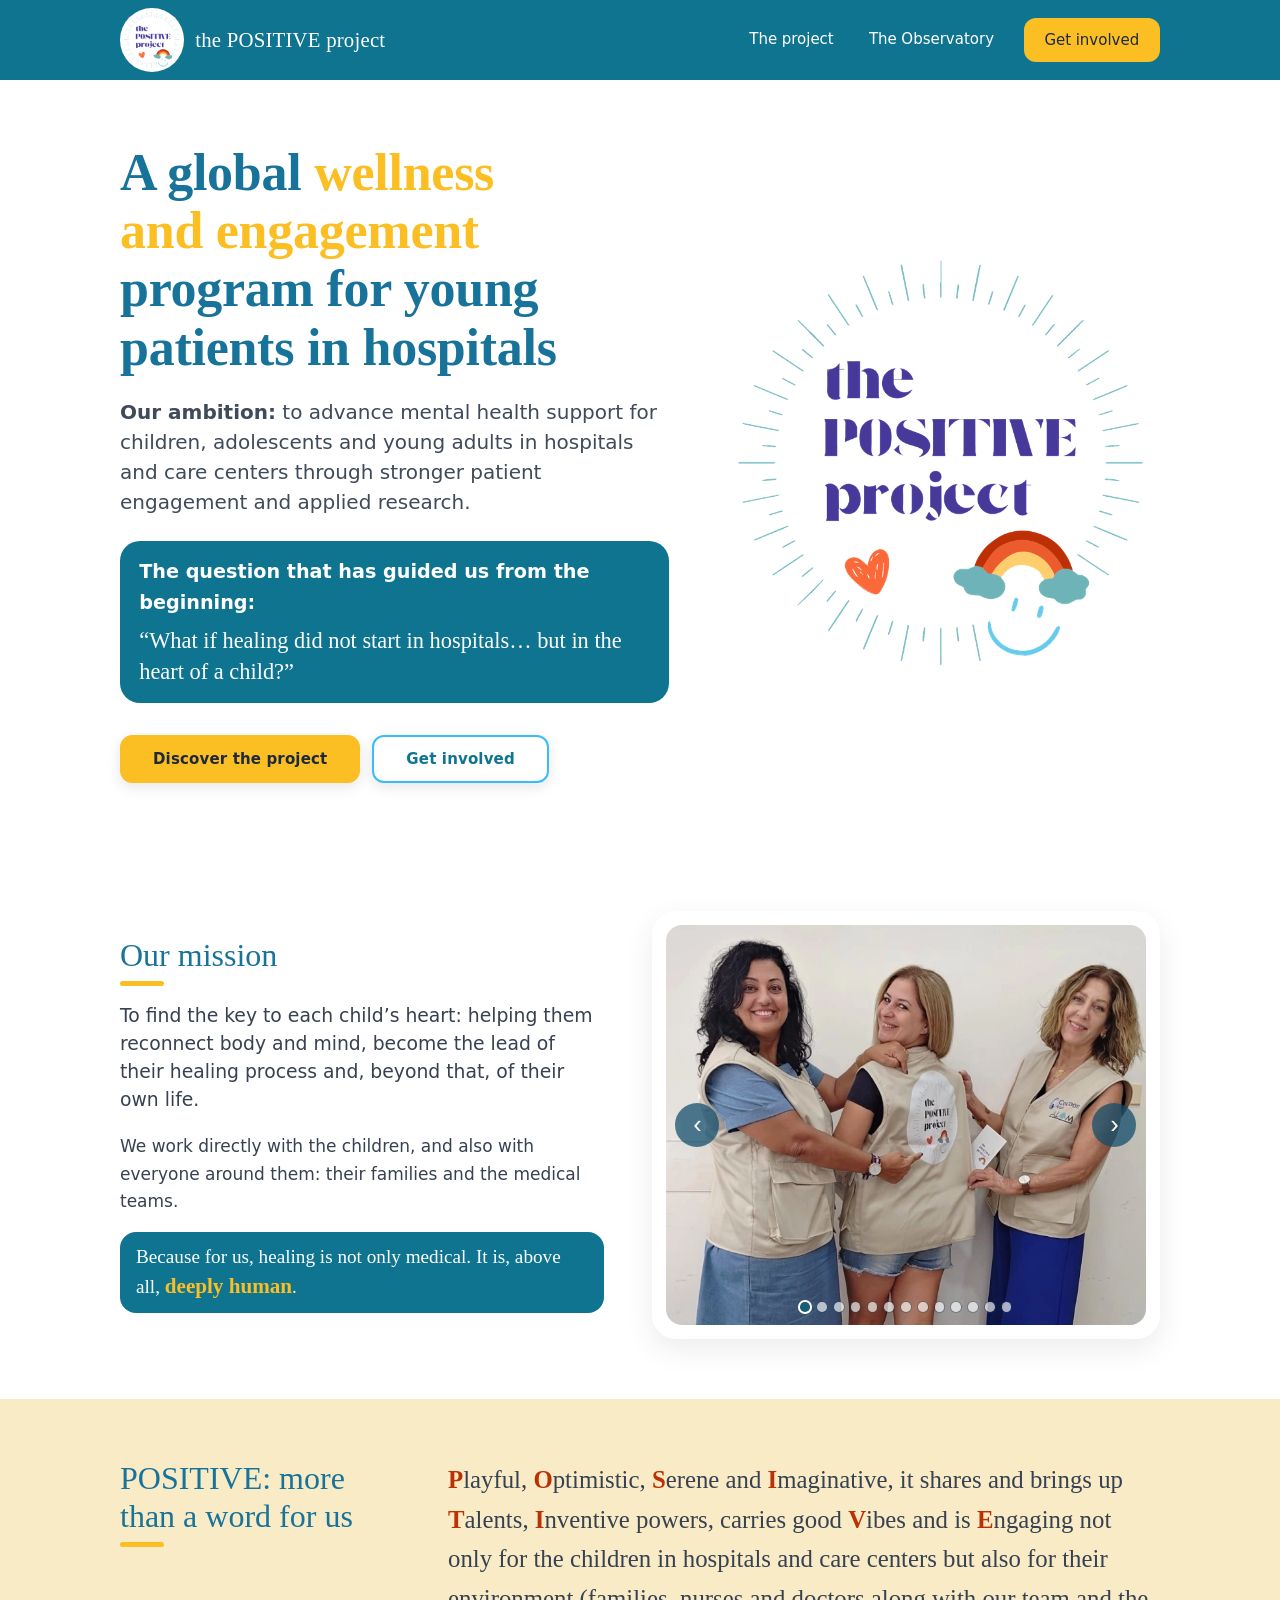
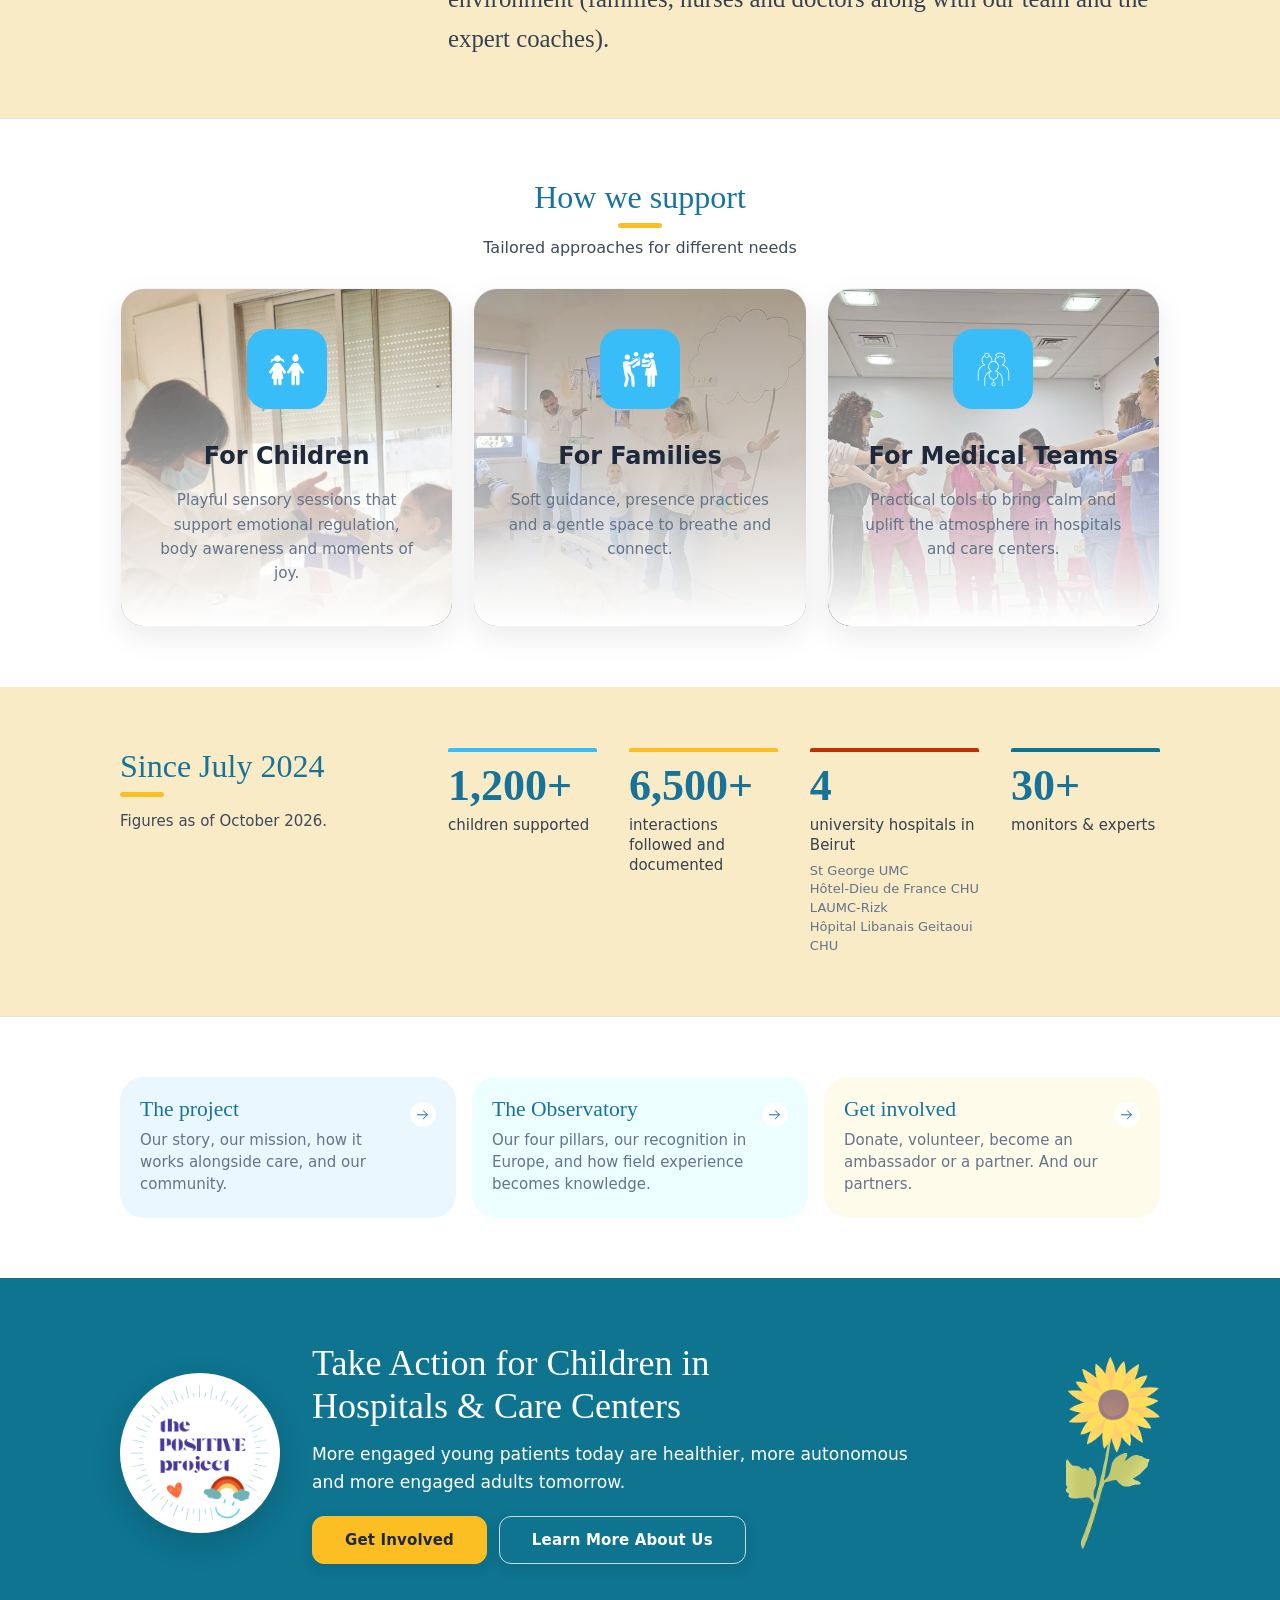
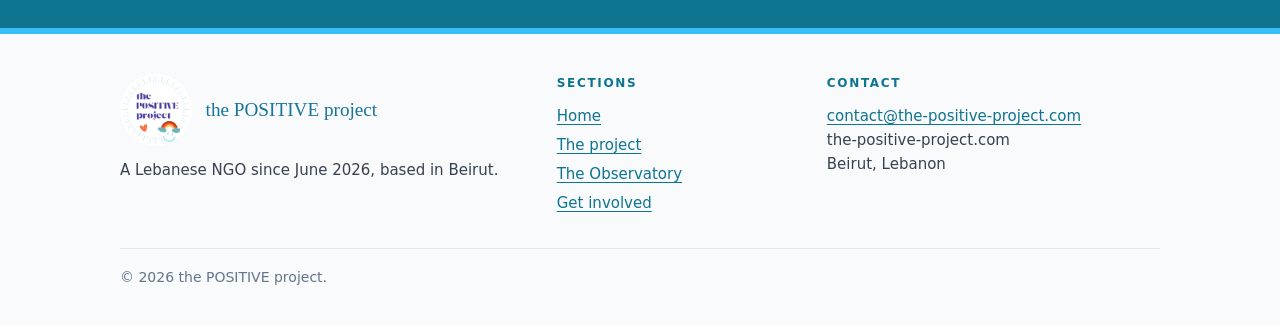
<file: index.html>
<!doctype html>
<html lang="en">
<head>
<meta charset="utf-8">
<meta name="viewport" content="width=device-width, initial-scale=1">
<title>the POSITIVE project</title>
<meta name="description" content="A global pediatric mental health and patient engagement approach for hospitalized children, adolescents and young adults.">
<link rel="icon" type="image/png" href="assets/logo-tpp.png">
<link rel="stylesheet" href="site.css?v=f44e8169">
</head>
<body>
<a class="skip" href="#main">Skip to content</a>
<header class="masthead">
  <div class="wrap">
    <a class="brand" href="index.html" aria-current="page"><img src="assets/logo-tpp-720.png" alt="" width="64" height="64"><span>the POSITIVE project</span></a>
    <nav class="rubrics" aria-label="Main">
      <ul>
        <li><a href="the-project.html"><span>The</span> <span>project</span></a></li>
        <li><a href="the-observatory.html"><span>The</span> <span>Observatory</span></a></li>
        <li><a class="rubrics__cta" href="get-involved.html"><span>Get</span> <span>involved</span></a></li>
      </ul>
    </nav>
  </div>
</header>
<main id="main">
<section class="hero">
  <div class="wrap">
    <div class="hero__mark">
      <div class="logo-live" role="img" aria-label="the POSITIVE project">
        <img class="logo-live__rays" src="assets/logo/rays.png" alt="" width="720" height="720">
        <img class="logo-live__rainbow" src="assets/logo/rainbow.png" alt="" width="720" height="720">
        <img class="logo-live__smile" src="assets/logo/smile.png" alt="" width="720" height="720">
        <img class="logo-live__heart" src="assets/logo/heart.png" alt="" width="720" height="720">
        <img class="logo-live__text" src="assets/logo/text.png" alt="" width="720" height="720">
      </div>
    </div>
    <div>
      <div>
        <h1>A global <em class="gold">wellness and engagement</em> program for young patients in hospitals</h1>
        <p class="lede"><strong>Our ambition:</strong> to advance mental health support for children, adolescents and young adults in hospitals and care centers through stronger patient engagement and applied research.</p>
      </div>
      <div class="hero__story">
        <p class="hero__lead">The question that has guided us from the beginning:</p>
        <p class="hero__question">“What if healing did not start in hospitals… but in the heart of a child?”</p>
      </div>
      <div class="btns">
        <a class="btn btn--light" href="the-project.html">Discover the project</a>
        <a class="btn btn--line" href="get-involved.html">Get involved</a>
      </div>
    </div>
  </div>
</section>

<section class="sec sec--first" aria-labelledby="h-mission">
  <div class="wrap split">
    <div>
      <h2 id="h-mission">Our mission</h2>
      <div class="prose">
        <p class="lead">To find the key to each child’s heart: helping them reconnect body and mind, become the lead of their healing process and, beyond that, of their own life.</p>
        <p>We work directly with the children, and also with everyone around them: their families and the medical teams.</p>
        <p class="human">Because for us, healing is not only medical. It is, above all, <em class="yellow-home">deeply human</em>.</p>
      </div>
    </div>
    <div class="carousel" data-carousel role="region" aria-roledescription="carousel" aria-label="Photos of sessions in partner hospitals">
      <ul class="carousel__track">
        <li class="carousel__slide"><img src="assets/photos/session-01.webp" alt="Three members of the team in a hospital corridor" loading="eager"></li>
        <li class="carousel__slide"><img src="assets/photos/session-02.webp" alt="A facilitator drawing with a young child at the bedside" loading="lazy"></li>
        <li class="carousel__slide"><img src="assets/photos/session-03.webp" alt="A music session with a drum at a small table" loading="lazy"></li>
        <li class="carousel__slide"><img src="assets/photos/session-04.webp" alt="A storytelling session in a playroom" loading="lazy"></li>
        <li class="carousel__slide"><img src="assets/photos/session-05.webp" alt="A facilitator showing a puppet to a child at the bedside" loading="lazy"></li>
        <li class="carousel__slide"><img src="assets/photos/session-06.webp" alt="A child reaching up to a facilitator from the bed" loading="lazy"></li>
        <li class="carousel__slide"><img src="assets/photos/session-07.webp" alt="A child playing with wooden toys at the bedside" loading="lazy"></li>
        <li class="carousel__slide"><img src="assets/photos/session-08.webp" alt="Clown Doctors visiting a child with the care team" loading="lazy"></li>
        <li class="carousel__slide"><img src="assets/photos/session-09.webp" alt="A movement session in a hospital room" loading="lazy"></li>
        <li class="carousel__slide"><img src="assets/photos/session-10.webp" alt="A child and a facilitator playing in a corridor" loading="lazy"></li>
        <li class="carousel__slide"><img src="assets/photos/session-11.webp" alt="A bedside session with a young child" loading="lazy"></li>
        <li class="carousel__slide"><img src="assets/photos/session-12.webp" alt="A drawing session at a bedside table" loading="lazy"></li>
        <li class="carousel__slide"><img src="assets/photos/session-13.webp" alt="Nurses and a facilitator holding drawings" loading="lazy"></li>
      </ul>
    </div>
  </div>
</section>

<section class="sec sec--sky" aria-labelledby="h-acro">
  <div class="wrap sec__grid">
    <h2 id="h-acro">POSITIVE: more than a word for us</h2>
    <div>
      <p class="vh">The POSITIVE project: Playful, Optimistic, Serene and Imaginative, it shares and brings up Talents, Inventive powers, carries good Vibes and is Engaging not only for the children in hospitals and care centers but also for their environment (families, nurses and doctors along with our team and the expert coaches).</p>
      <p class="acro" aria-hidden="true"><b><span class="i">P</span>layful</b>, <b><span class="i">O</span>ptimistic</b>, <b><span class="i">S</span>erene</b> and <b><span class="i">I</span>maginative</b>, it shares and brings up <b><span class="i">T</span>alents</b>, <b><span class="i">I</span>nventive</b> powers, carries good <b><span class="i">V</span>ibes</b> and is <b><span class="i">E</span>ngaging</b> not only for the children in hospitals and care centers but also for their environment (families, nurses and doctors along with our team and the expert coaches).</p>
    </div>
  </div>
</section>

<section class="sec" aria-labelledby="h-support">
  <div class="wrap">
    <div class="sec__head sec__head--center">
      <h2 id="h-support">How we support</h2>
      <p class="aside">Tailored approaches for different needs</p>
    </div>
    <ul class="support">
      <li class="support__card">
        <img class="support__photo" src="assets/photos/card-children.webp" alt="" width="1024" height="1134" loading="lazy" style="object-position:50% 62%">
        <span class="support__icon"><img src="assets/icons/children.svg" alt="" width="40" height="40"></span>
        <h3>For Children</h3><p>Playful sensory sessions that support emotional regulation, body awareness and moments of joy.</p>
      </li>
      <li class="support__card">
        <img class="support__photo" src="assets/photos/card-families.webp" alt="" width="531" height="599" loading="lazy" style="object-position:50% 45%">
        <span class="support__icon"><img src="assets/icons/family.svg" alt="" width="40" height="40"></span>
        <h3>For Families</h3><p>Soft guidance, presence practices and a gentle space to breathe and connect.</p>
      </li>
      <li class="support__card">
        <img class="support__photo" src="assets/photos/card-medical-teams.webp" alt="" width="1200" height="540" loading="lazy">
        <span class="support__icon"><img src="assets/icons/medical-staff.svg" alt="" width="40" height="40"></span>
        <h3>For Medical Teams</h3><p>Practical tools to bring calm and uplift the atmosphere in hospitals and care centers.</p>
      </li>
    </ul>
  </div>
</section>

<section class="sec sec--sun" aria-labelledby="h-fig">
  <div class="wrap sec__grid">
    <div>
      <h2 id="h-fig">Since July 2024</h2>
      <p class="aside">Figures as of October 2026.</p>
    </div>
    <dl class="figures">
      <div><dt>1,200+</dt><dd>children supported</dd></div>
      <div><dt>6,500+</dt><dd>interactions followed and documented</dd></div>
      <div><dt>4</dt><dd>university hospitals in Beirut<small class="names">St George UMC<br><span class="nobr">Hôtel-Dieu de France CHU</span><br>LAUMC-Rizk<br>Hôpital Libanais Geitaoui CHU</small></dd></div>
      <div><dt>30+</dt><dd>monitors &amp; experts</dd></div>
    </dl>
  </div>
</section>

<section class="sec" aria-labelledby="h-doors">
  <div class="wrap">
    <h2 id="h-doors" class="vh">The sections of this site</h2>
    <ul class="doors doors--3 doors--v5">
      <li><a href="the-project.html"><strong>The project</strong><span>Our story, our mission, how it works alongside care, and our community.</span><svg viewBox="0 0 24 24" aria-hidden="true" focusable="false"><path d="M4 12h15M13 6l6 6-6 6"/></svg></a></li>
      <li><a href="the-observatory.html"><strong>The Observatory</strong><span>Our four pillars, our recognition in Europe, and how field experience becomes knowledge.</span><svg viewBox="0 0 24 24" aria-hidden="true" focusable="false"><path d="M4 12h15M13 6l6 6-6 6"/></svg></a></li>
      <li><a href="get-involved.html"><strong>Get involved</strong><span>Donate, volunteer, become an ambassador or a partner. And our partners.</span><svg viewBox="0 0 24 24" aria-hidden="true" focusable="false"><path d="M4 12h15M13 6l6 6-6 6"/></svg></a></li>
    </ul>
  </div>
</section>

<section class="cta" aria-labelledby="h-cta">
  <div class="wrap">
    <span class="cta__logo"><img src="assets/logo-tpp-720.png" alt="the POSITIVE project" width="720" height="720"></span>
    <img class="cta__sunflower" src="assets/sunflower.png" alt="" width="252" height="516">
    <div>
      <h2 id="h-cta">Take Action for Children in Hospitals &amp; Care Centers</h2>
      <p>More engaged young patients today are healthier, more autonomous and more engaged adults tomorrow.</p>
    </div>
    <div class="btns">
      <a class="btn btn--light" href="get-involved.html">Get Involved</a>
      <a class="btn btn--ghost" href="the-project.html">Learn More About Us</a>
    </div>
  </div>
</section>
</main>
<footer class="foot">
  <div class="wrap">
    <div>
      <p class="brandline"><img src="assets/logo-tpp-720.png" alt="the POSITIVE project logo" width="72" height="72">the POSITIVE project</p>
      <p>A Lebanese NGO since June 2026, based in Beirut.</p>
    </div>
    <nav aria-label="Footer">
      <h2>Sections</h2>
      <ul>
        <li><a href="index.html">Home</a></li>
        <li><a href="the-project.html">The project</a></li>
        <li><a href="the-observatory.html">The Observatory</a></li>
        <li><a href="get-involved.html">Get involved</a></li>
      </ul>
    </nav>
    <div>
      <h2>Contact</h2>
      <p><a href="mailto:contact@the-positive-project.com">contact@the-positive-project.com</a><br>the-positive-project.com<br>Beirut, Lebanon</p>
    </div>
    <p class="legal">© 2026 the POSITIVE project.</p>
  </div>
</footer>
<script src="carousel.js"></script>
</body>
</html>
</file>
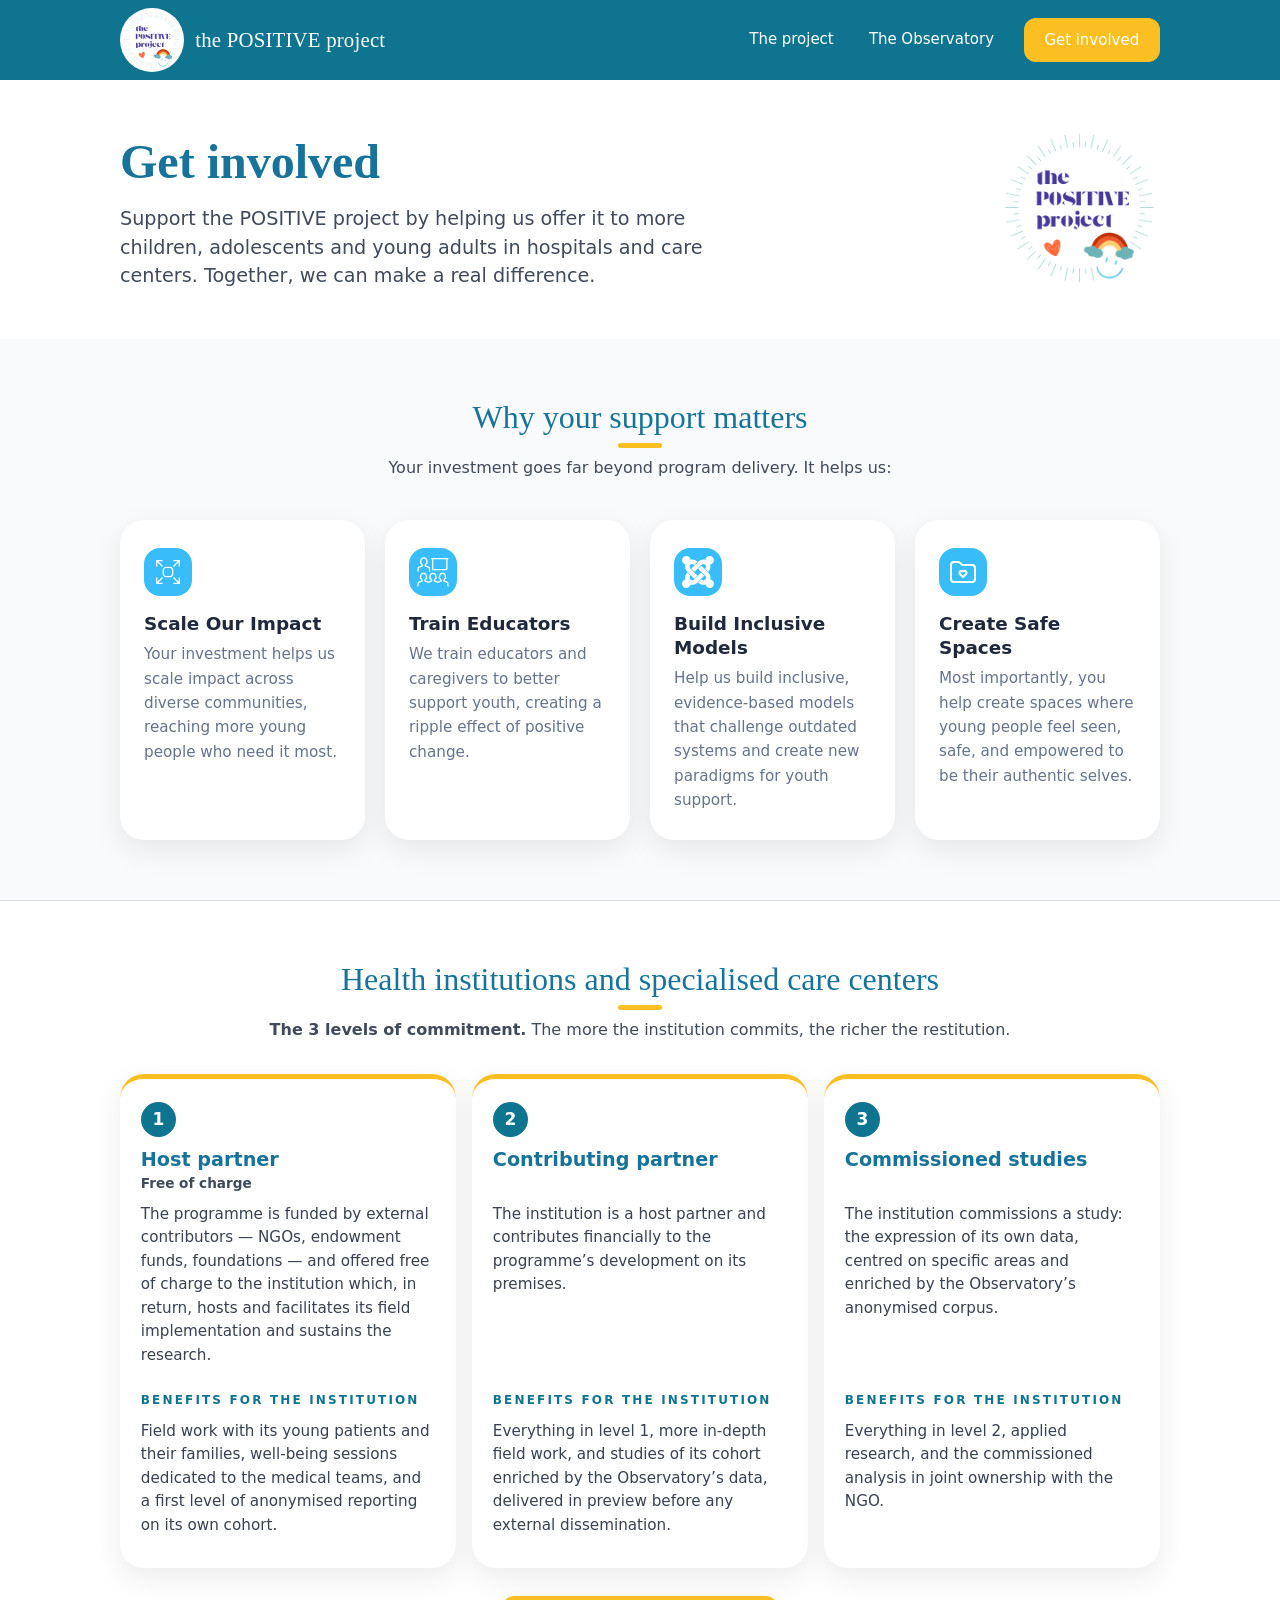
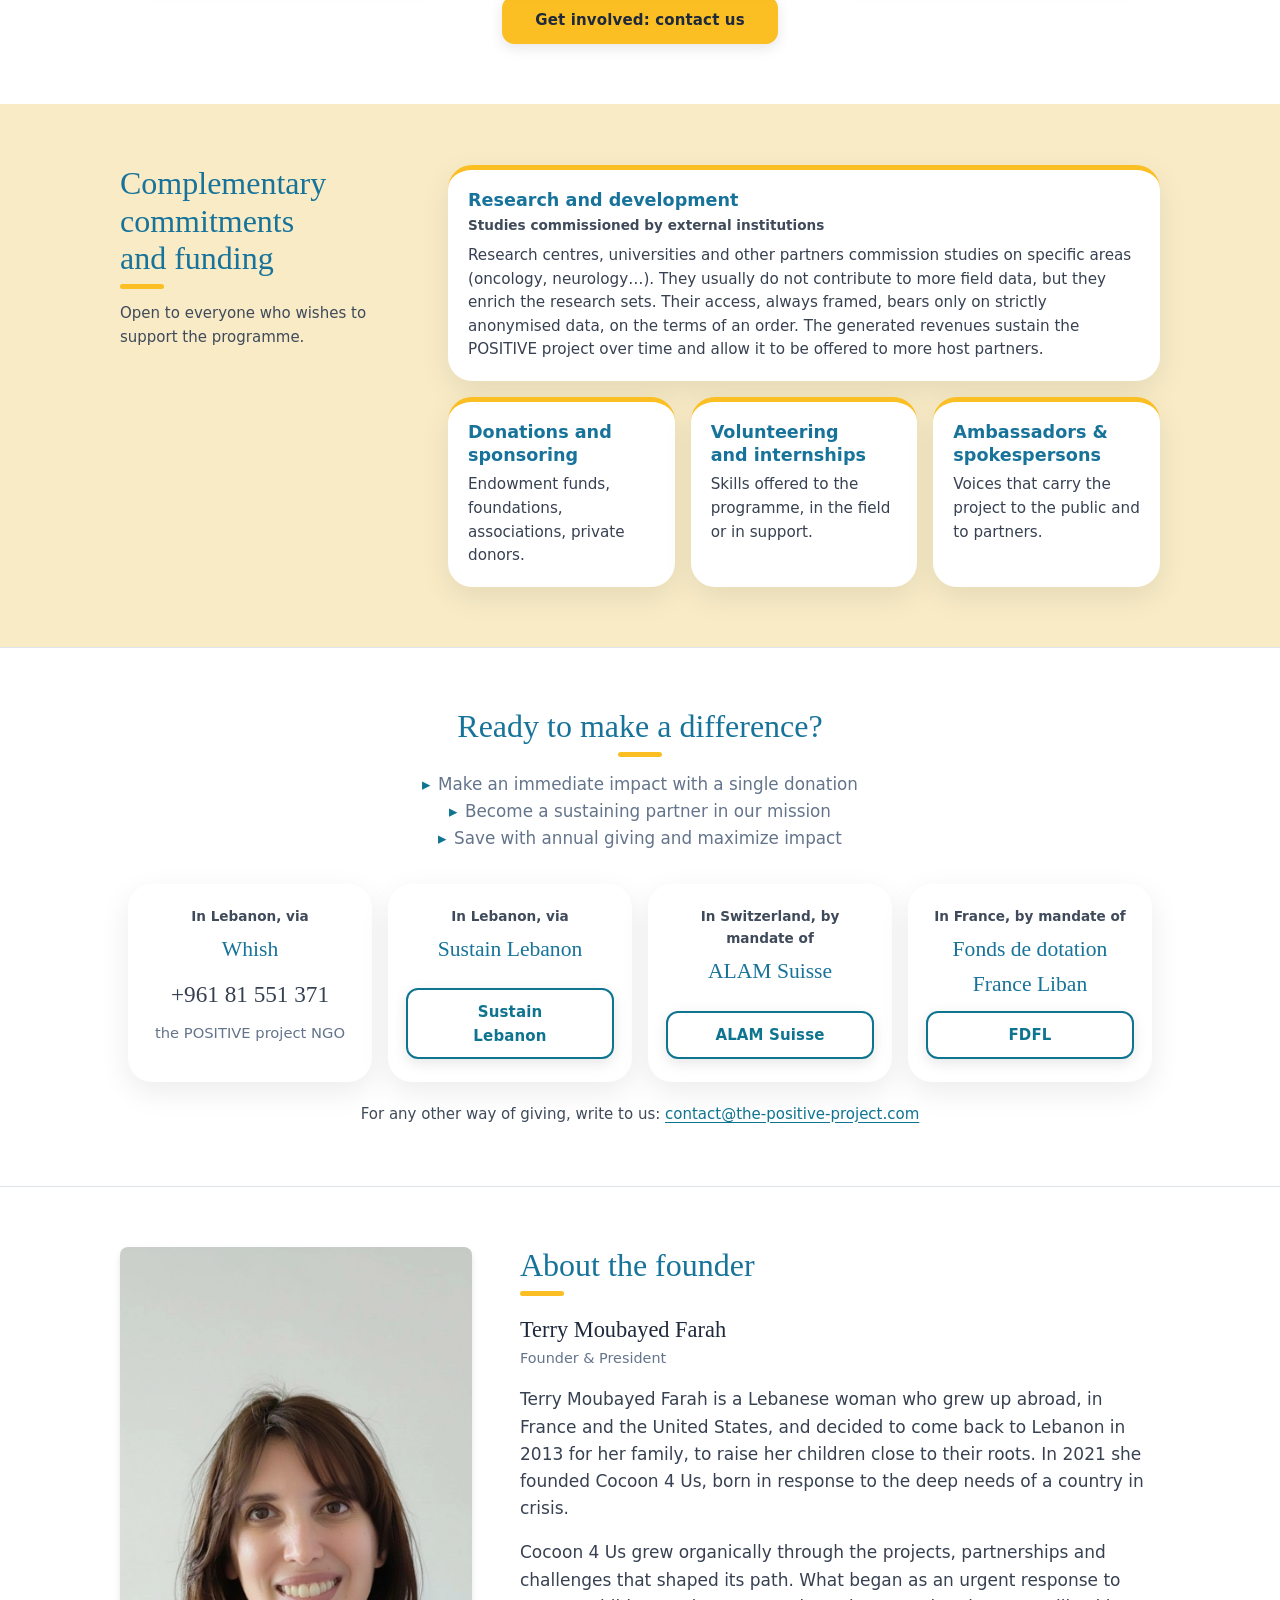
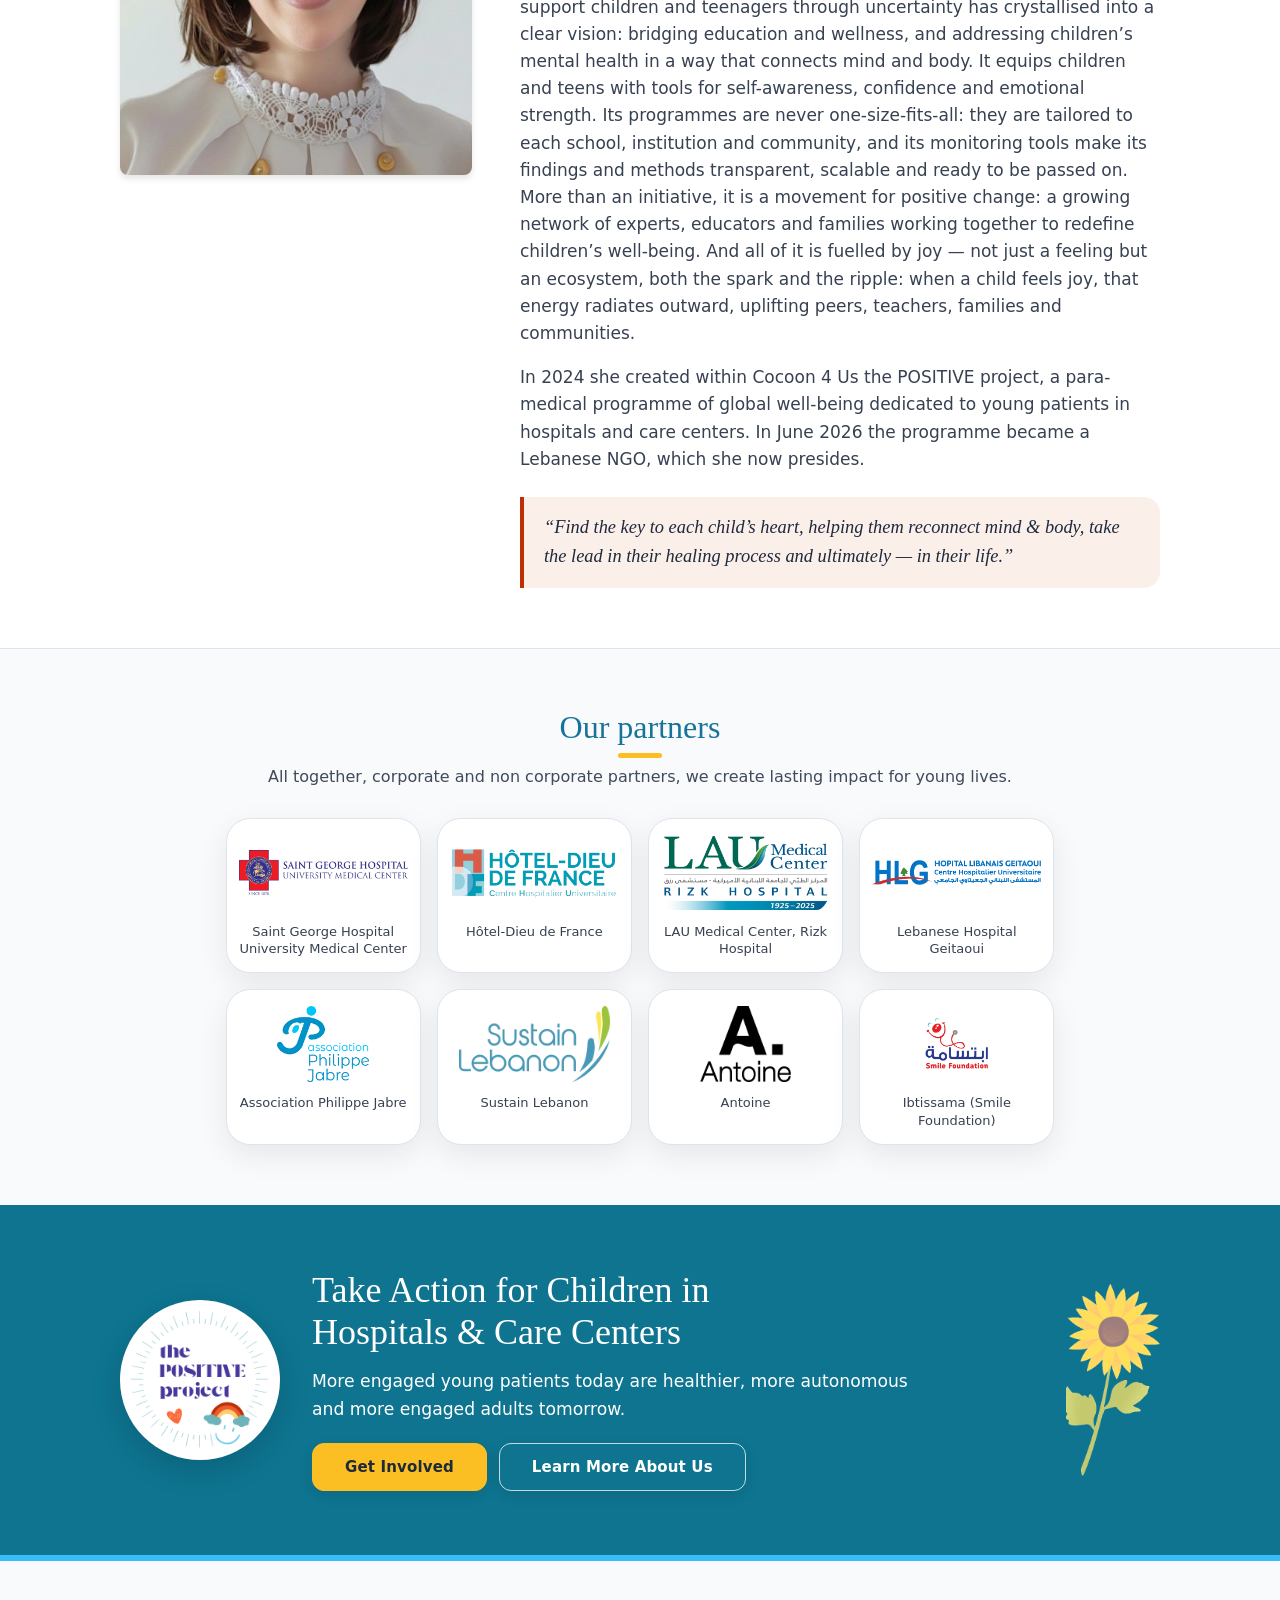
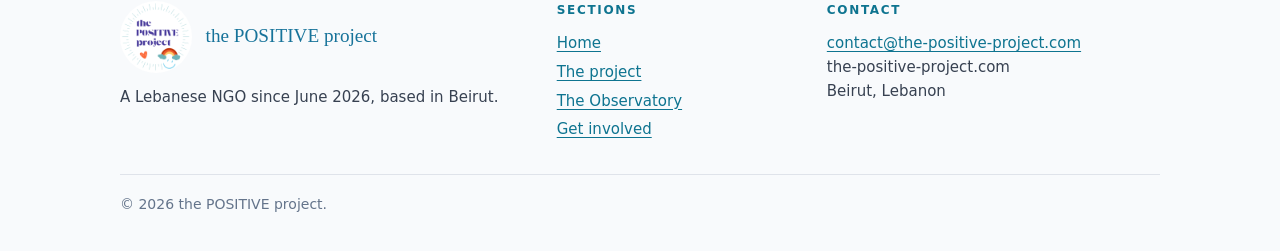
<file: get-involved.html>
<!doctype html>
<html lang="en">
<head>
<meta charset="utf-8">
<meta name="viewport" content="width=device-width, initial-scale=1">
<title>Get involved — the POSITIVE project</title>
<meta name="description" content="Donate, volunteer, become an ambassador or a partner of the POSITIVE project.">
<link rel="icon" type="image/png" href="assets/logo-tpp.png">
<link rel="stylesheet" href="site.css?v=f44e8169">
</head>
<body>
<a class="skip" href="#main">Skip to content</a>
<header class="masthead">
  <div class="wrap">
    <a class="brand" href="index.html"><img src="assets/logo-tpp-720.png" alt="" width="64" height="64"><span>the POSITIVE project</span></a>
    <nav class="rubrics" aria-label="Main">
      <ul>
        <li><a href="the-project.html"><span>The</span> <span>project</span></a></li>
        <li><a href="the-observatory.html"><span>The</span> <span>Observatory</span></a></li>
        <li><a class="rubrics__cta" href="get-involved.html" aria-current="page"><span>Get</span> <span>involved</span></a></li>
      </ul>
    </nav>
  </div>
</header>
<div class="pagehead">
  <div class="wrap">
    <img class="pagehead__logo" src="assets/logo-tpp-720.png" alt="" width="720" height="720">
    <h1>Get involved</h1>
    <p class="lede">Support the POSITIVE project by helping us offer it to more children, adolescents and young adults in hospitals and care centers. Together, we can make a real difference.</p>
  </div>
</div>
<main id="main">
<section class="sec sec--first sec--tint" aria-labelledby="h-why">
  <div class="wrap">
    <div class="sec__head sec__head--center">
      <h2 id="h-why">Why your support matters</h2>
      <p class="aside">Your investment goes far beyond program delivery. It helps us:</p>
    </div>
    <ul class="impact">
      <li><span class="impact__icon"><img src="assets/icons/scale.svg" alt="" width="40" height="40"></span><div><h3>Scale Our Impact</h3><p>Your investment helps us scale impact across diverse communities, reaching more young people who need it most.</p></div></li>
      <li><span class="impact__icon"><img src="assets/icons/train.svg" alt="" width="40" height="40"></span><div><h3>Train Educators</h3><p>We train educators and caregivers to better support youth, creating a ripple effect of positive change.</p></div></li>
      <li><span class="impact__icon"><img src="assets/icons/inclusive.svg" alt="" width="40" height="40"></span><div><h3>Build Inclusive Models</h3><p>Help us build inclusive, evidence-based models that challenge outdated systems and create new paradigms for youth support.</p></div></li>
      <li><span class="impact__icon"><img src="assets/icons/safe-space.svg" alt="" width="40" height="40"></span><div><h3>Create Safe Spaces</h3><p>Most importantly, you help create spaces where young people feel seen, safe, and empowered to be their authentic selves.</p></div></li>
    </ul>
  </div>
</section>

<section class="sec" aria-labelledby="h-hospitals">
  <div class="wrap">
    <div class="sec__head sec__head--center">
      <h2 id="h-hospitals">Health institutions and specialised care centers</h2>
      <p class="aside"><strong>The 3 levels of commitment.</strong> The more the institution commits, the richer the restitution.</p>
    </div>
    <ol class="tiers">
      <li>
        <span class="tiers__n">1</span>
        <h3>Host partner<small>Free of charge</small></h3>
        <p>The programme is funded by external contributors — NGOs, endowment funds, foundations — and offered free of charge to the institution which, in return, hosts and facilitates its field implementation and sustains the research.</p>
        <p class="tiers__k">Benefits for the institution</p>
        <p>Field work with its young patients and their families, well-being sessions dedicated to the medical teams, and a first level of anonymised reporting on its own cohort.</p>
      </li>
      <li>
        <span class="tiers__n">2</span>
        <h3>Contributing partner</h3>
        <p>The institution is a host partner and contributes financially to the programme’s development on its premises.</p>
        <p class="tiers__k">Benefits for the institution</p>
        <p>Everything in level 1, more in-depth field work, and studies of its cohort enriched by the Observatory’s data, delivered in preview before any external dissemination.</p>
      </li>
      <li>
        <span class="tiers__n">3</span>
        <h3>Commissioned studies</h3>
        <p>The institution commissions a study: the expression of its own data, centred on specific areas and enriched by the Observatory’s anonymised corpus.</p>
        <p class="tiers__k">Benefits for the institution</p>
        <p>Everything in level 2, applied research, and the commissioned analysis in joint ownership with the NGO.</p>
      </li>
    </ol>
    <p class="tiers__contact"><a class="btn btn--light" href="mailto:contact@the-positive-project.com?subject=Hospital%20partnership">Get involved: contact us</a></p>
  </div>
</section>

<section class="sec sec--sun" aria-labelledby="h-complementary">
  <div class="wrap sec__grid">
    <div>
      <h2 id="h-complementary">Complementary commitments and funding</h2>
      <p class="aside">Open to everyone who wishes to support the programme.</p>
    </div>
    <ul class="fund">
      <li><h3>Research and development</h3><p class="fund__sub">Studies commissioned by external institutions</p><p>Research centres, universities and other partners commission studies on specific areas (oncology, neurology…). They usually do not contribute to more field data, but they enrich the research sets. Their access, always framed, bears only on strictly anonymised data, on the terms of an order. The generated revenues sustain the POSITIVE project over time and allow it to be offered to more host partners.</p></li>
      <li><h3>Donations and sponsoring</h3><p>Endowment funds, foundations, associations, private donors.</p></li>
      <li><h3>Volunteering and internships</h3><p>Skills offered to the programme, in the field or in support.</p></li>
      <li><h3>Ambassadors &amp; spokespersons</h3><p>Voices that carry the project to the public and to partners.</p></li>
    </ul>
  </div>
</section>

<section id="donate" class="sec" aria-labelledby="h-donate">
  <div class="wrap donate">
    <div class="sec__head sec__head--center">
      <h2 id="h-donate">Ready to make a difference?</h2>
      <ul class="donate__lines">
        <li>Make an immediate impact with a single donation</li>
        <li>Become a sustaining partner in our mission</li>
        <li>Save with annual giving and maximize impact</li>
      </ul>
    </div>
    <ul class="options">
      <li><p class="options__where">In Lebanon, via</p><p class="options__name">Whish</p><p class="give__number">+961 81 551 371</p><p class="options__desc">the POSITIVE project NGO</p></li>
      <li><p class="options__where">In Lebanon, via</p><p class="options__name">Sustain Lebanon</p><a class="btn options__btn" href="https://sustainlebanon.com/donate/ngo/cocoon-4-us" target="_blank" rel="noopener noreferrer">Sustain Lebanon</a></li>
      <li><p class="options__where">In Switzerland, by mandate of</p><p class="options__name">ALAM Suisse</p><a class="btn options__btn" href="https://alamsuisse.org/archives/40281" target="_blank" rel="noopener noreferrer">ALAM Suisse</a></li>
      <li><p class="options__where">In France, by mandate of</p><p class="options__name">Fonds de dotation France Liban</p><a class="btn options__btn" href="https://www.fd-fl.org" target="_blank" rel="noopener noreferrer">FDFL</a></li>
    </ul>
    <p class="aside options__other">For any other way of giving, write to us: <a href="mailto:contact@the-positive-project.com">contact@the-positive-project.com</a></p>
  </div>
</section>

<section class="sec" aria-labelledby="h-founder">
  <div class="wrap founder">
    <figure class="founder__photo">
      <img src="assets/photos/founder.webp" alt="Terry Moubayed Farah" width="800" height="1200" loading="lazy">
    </figure>
    <div class="prose">
      <h2 id="h-founder">About the founder</h2>
      <p class="founder__name">Terry Moubayed Farah<small>Founder &amp; President</small></p>
      <p>Terry Moubayed Farah is a Lebanese woman who grew up abroad, in France and the United States, and decided to come back to Lebanon in 2013 for her family, to raise her children close to their roots. In 2021 she founded Cocoon 4 Us, born in response to the deep needs of a country in crisis.</p>
      <p>Cocoon 4 Us grew organically through the projects, partnerships and challenges that shaped its path. What began as an urgent response to support children and teenagers through uncertainty has crystallised into a clear vision: bridging education and wellness, and addressing children’s mental health in a way that connects mind and body. It equips children and teens with tools for self-awareness, confidence and emotional strength. Its programmes are never one-size-fits-all: they are tailored to each school, institution and community, and its monitoring tools make its findings and methods transparent, scalable and ready to be passed on. More than an initiative, it is a movement for positive change: a growing network of experts, educators and families working together to redefine children’s well-being. And all of it is fuelled by joy — not just a feeling but an ecosystem, both the spark and the ripple: when a child feels joy, that energy radiates outward, uplifting peers, teachers, families and communities.</p>
      <p>In 2024 she created within Cocoon 4 Us the POSITIVE project, a para-medical programme of global well-being dedicated to young patients in hospitals and care centers. In June 2026 the programme became a Lebanese NGO, which she now presides.</p>
      <blockquote class="founder__quote"><p>“Find the key to each child’s heart, helping them reconnect mind &amp; body, take the lead in their healing process and ultimately — in their life.”</p></blockquote>
    </div>
  </div>
</section>

<section class="sec sec--tint" aria-labelledby="h-partners">
  <div class="wrap">
    <div class="sec__head sec__head--center">
      <h2 id="h-partners">Our partners</h2>
      <p class="aside">All together, corporate and non corporate partners, we create lasting impact for young lives.</p>
    </div>
    <ul class="hospitals hospitals--all hospitals--first">
      <li><span class="mark"><img src="assets/logo-sgh.png" alt="" width="1200" height="316" loading="lazy"></span>Saint George Hospital University Medical Center</li>
      <li><span class="mark"><img src="assets/logo-hdf.png" alt="" width="1200" height="378" loading="lazy"></span>Hôtel-Dieu de France</li>
      <li><span class="mark"><img src="assets/logo-lau.png" alt="" width="620" height="270" loading="lazy"></span>LAU Medical Center, Rizk Hospital</li>
      <li><span class="mark"><img src="assets/logo-hlg.png" alt="" width="337" height="49" loading="lazy"></span>Lebanese Hospital Geitaoui</li>
    </ul>
    <ul class="hospitals hospitals--all hospitals--rest">
      <li><span class="mark"><img src="assets/logo-apj.png" alt="" width="683" height="563" loading="lazy"></span>Association Philippe Jabre</li>
      <li><span class="mark"><img src="assets/logo-sustain-lebanon.png" alt="" width="190" height="96" loading="lazy"></span>Sustain Lebanon</li>
      <li><span class="mark"><img src="assets/logo-antoine.png" alt="" width="117" height="97" loading="lazy"></span>Antoine</li>
      <li><span class="mark"><img src="assets/logo-ibtissama.png" alt="" width="600" height="551" loading="lazy"></span>Ibtissama (Smile Foundation)</li>
    </ul>
  </div>
</section>

<section class="cta" aria-labelledby="h-cta">
  <div class="wrap">
    <span class="cta__logo"><img src="assets/logo-tpp-720.png" alt="the POSITIVE project" width="720" height="720"></span>
    <img class="cta__sunflower" src="assets/sunflower.png" alt="" width="252" height="516">
    <div>
      <h2 id="h-cta">Take Action for Children in Hospitals &amp; Care Centers</h2>
      <p>More engaged young patients today are healthier, more autonomous and more engaged adults tomorrow.</p>
    </div>
    <div class="btns">
      <a class="btn btn--light" href="get-involved.html">Get Involved</a>
      <a class="btn btn--ghost" href="the-project.html">Learn More About Us</a>
    </div>
  </div>
</section>
</main>
<footer class="foot">
  <div class="wrap">
    <div>
      <p class="brandline"><img src="assets/logo-tpp-720.png" alt="the POSITIVE project logo" width="72" height="72">the POSITIVE project</p>
      <p>A Lebanese NGO since June 2026, based in Beirut.</p>
    </div>
    <nav aria-label="Footer">
      <h2>Sections</h2>
      <ul>
        <li><a href="index.html">Home</a></li>
        <li><a href="the-project.html">The project</a></li>
        <li><a href="the-observatory.html">The Observatory</a></li>
        <li><a href="get-involved.html">Get involved</a></li>
      </ul>
    </nav>
    <div>
      <h2>Contact</h2>
      <p><a href="mailto:contact@the-positive-project.com">contact@the-positive-project.com</a><br>the-positive-project.com<br>Beirut, Lebanon</p>
    </div>
    <p class="legal">© 2026 the POSITIVE project.</p>
  </div>
</footer>
<script src="carousel.js"></script>
</body>
</html>
</file>
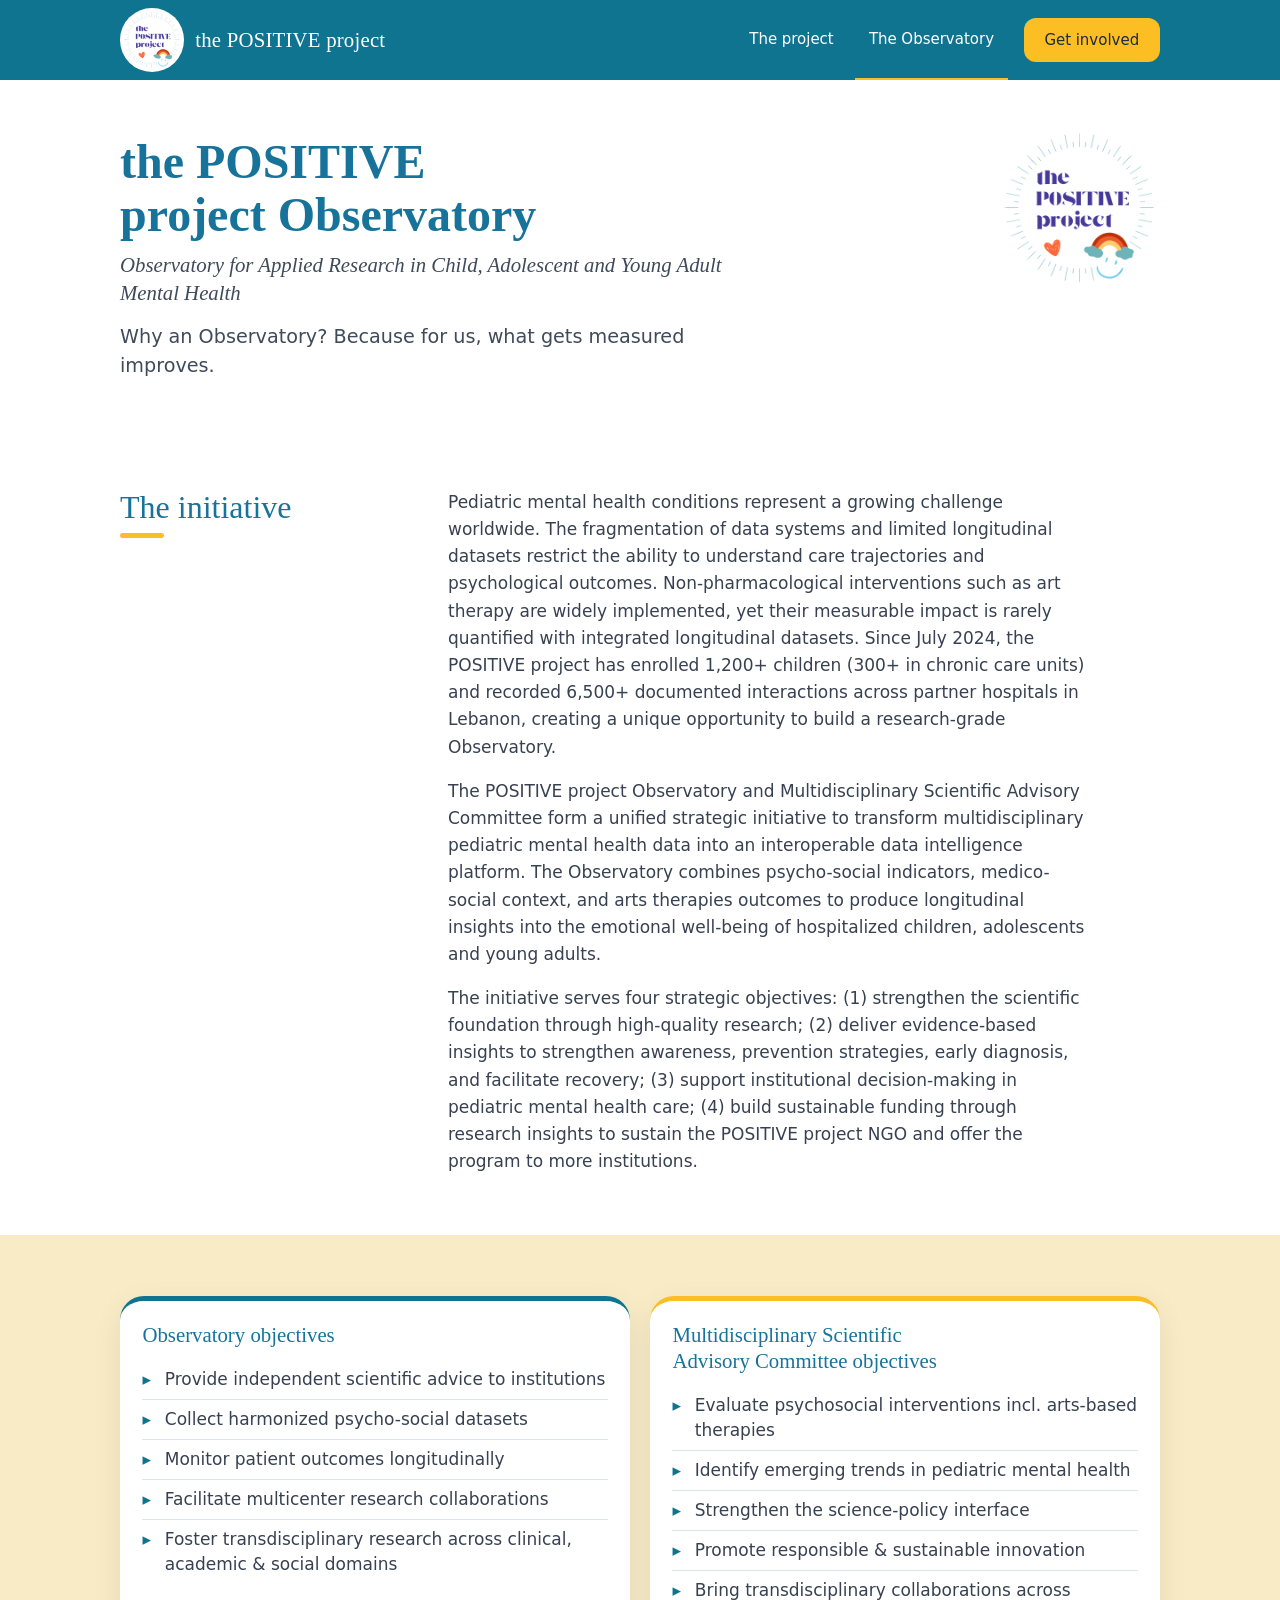
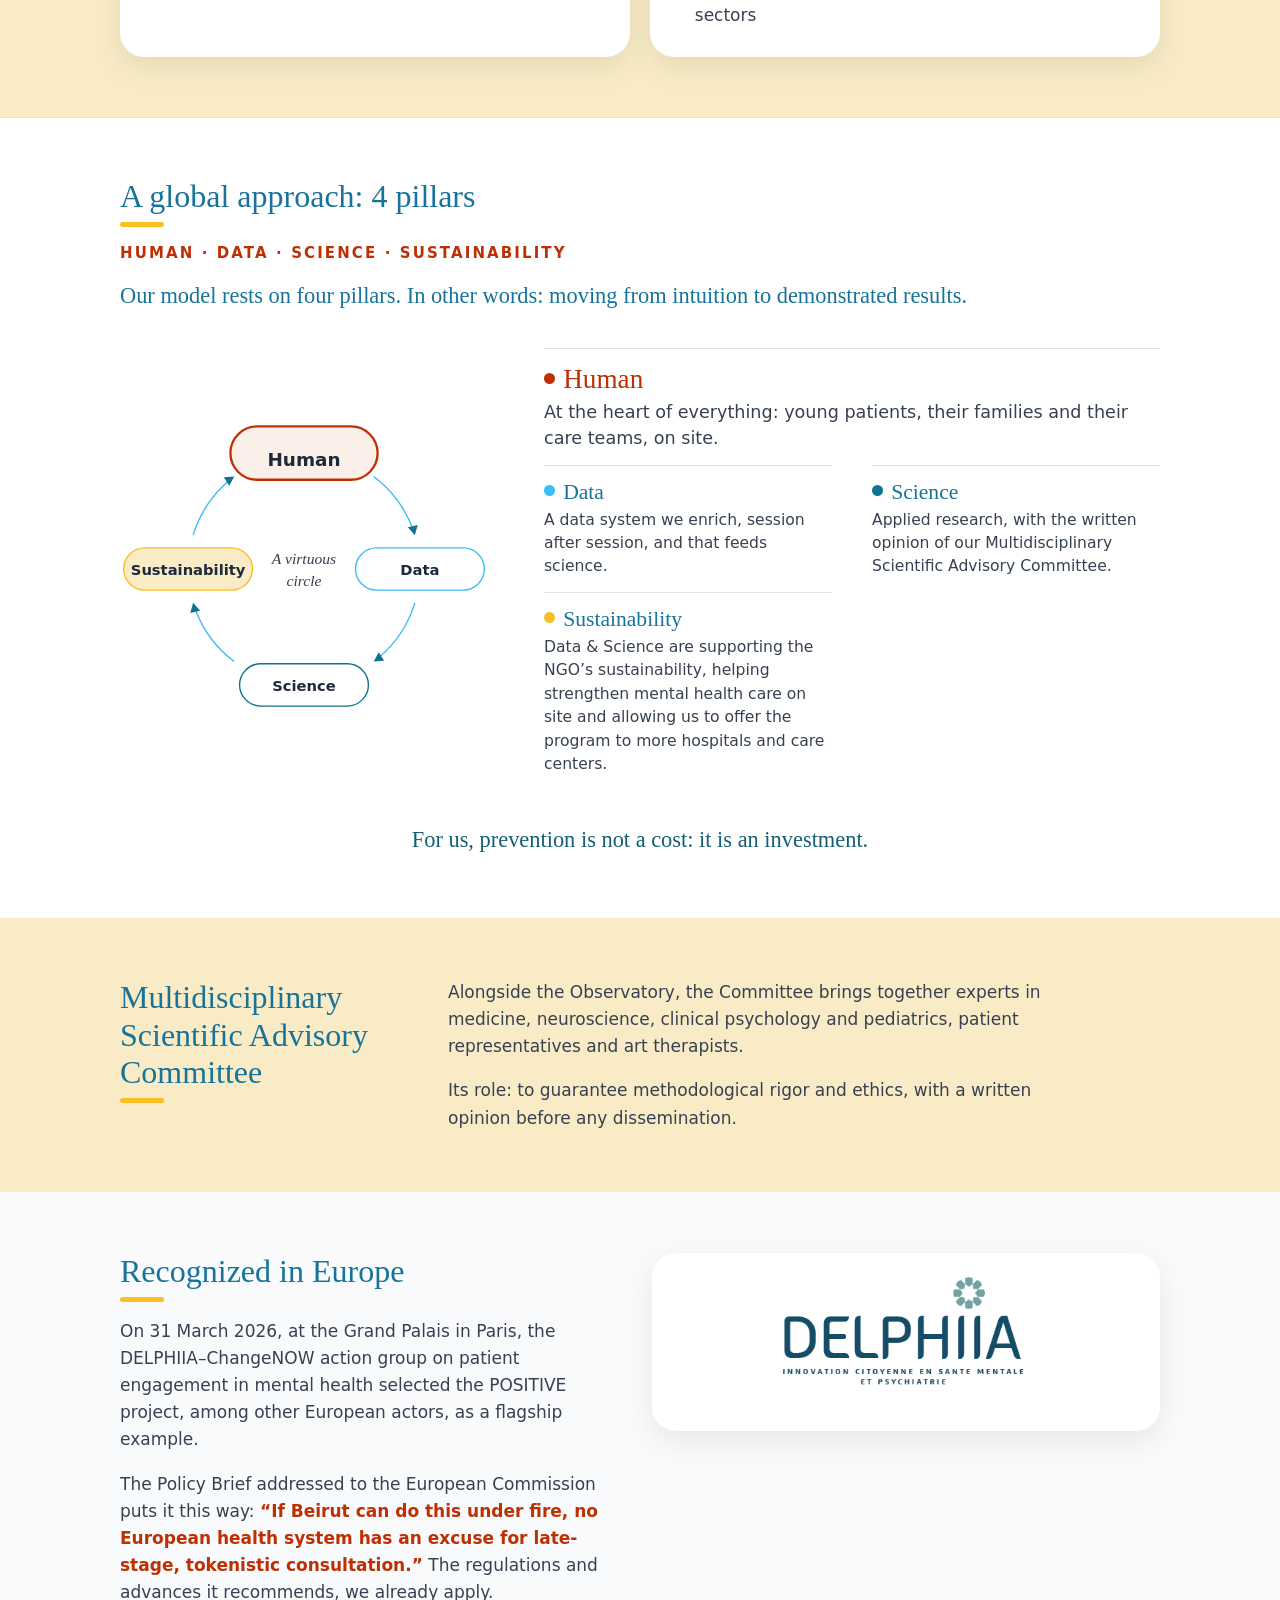
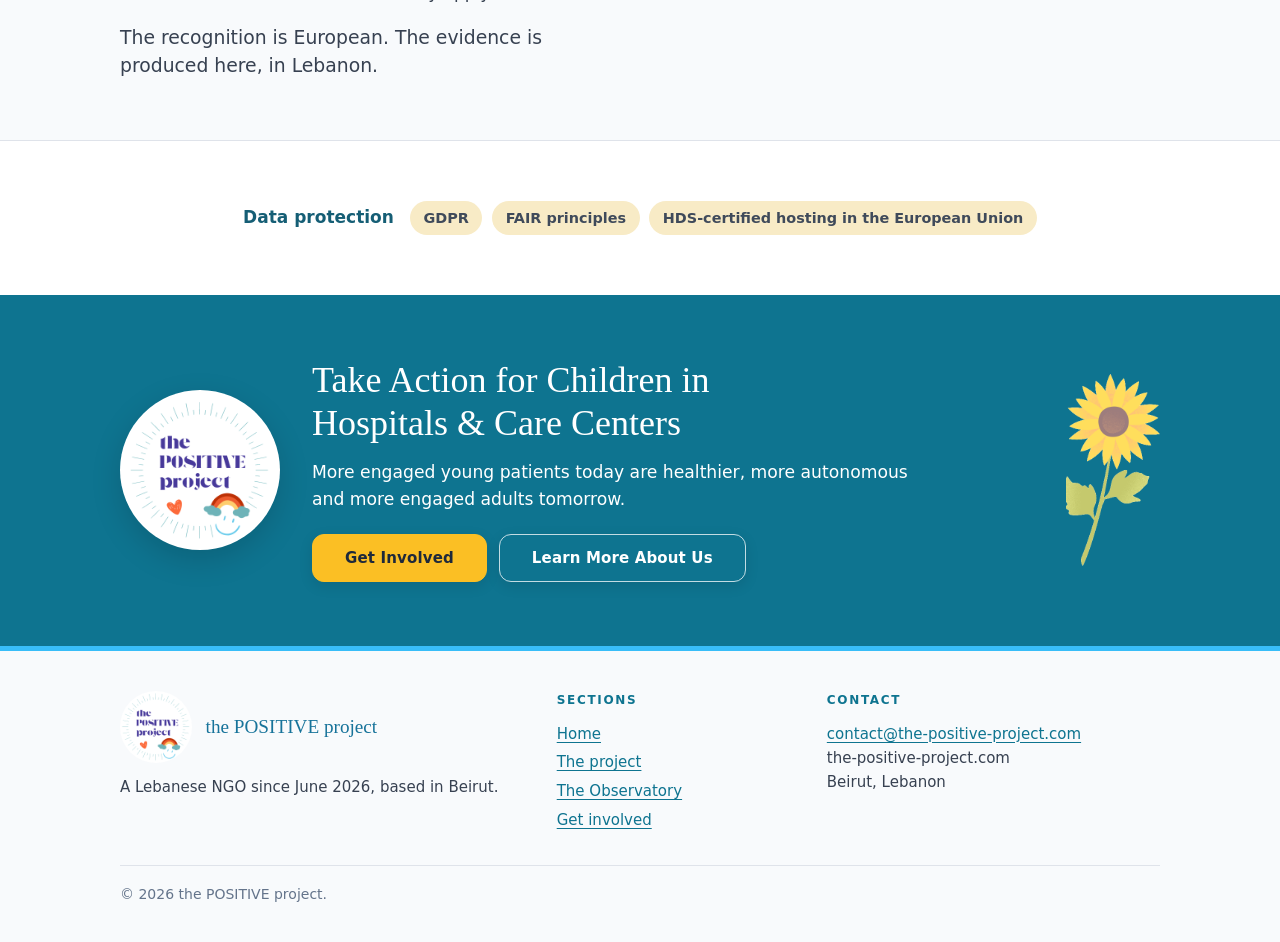
<file: the-observatory.html>
<!doctype html>
<html lang="en">
<head>
<meta charset="utf-8">
<meta name="viewport" content="width=device-width, initial-scale=1">
<title>The Observatory — the POSITIVE project</title>
<meta name="description" content="the POSITIVE project Observatory: how field experience becomes knowledge.">
<link rel="icon" type="image/png" href="assets/logo-tpp.png">
<link rel="stylesheet" href="site.css?v=f44e8169">
</head>
<body>
<a class="skip" href="#main">Skip to content</a>
<header class="masthead">
  <div class="wrap">
    <a class="brand" href="index.html"><img src="assets/logo-tpp-720.png" alt="" width="64" height="64"><span>the POSITIVE project</span></a>
    <nav class="rubrics" aria-label="Main">
      <ul>
        <li><a href="the-project.html"><span>The</span> <span>project</span></a></li>
        <li><a href="the-observatory.html" aria-current="page"><span>The</span> <span>Observatory</span></a></li>
        <li><a class="rubrics__cta" href="get-involved.html"><span>Get</span> <span>involved</span></a></li>
      </ul>
    </nav>
  </div>
</header>
<div class="pagehead">
  <div class="wrap">
    <img class="pagehead__logo" src="assets/logo-tpp-720.png" alt="" width="720" height="720">
    <h1>the POSITIVE project Observatory</h1>
    <p class="sub">Observatory for Applied Research in Child, Adolescent and Young Adult Mental Health</p>
    <p class="lede">Why an Observatory? Because for us, what gets measured improves.</p>
  </div>
</div>
<main id="main">
<section class="sec sec--first" aria-labelledby="h-why">
  <div class="wrap sec__grid">
    <h2 id="h-why">The initiative</h2>
    <div class="prose">
      <p>Pediatric mental health conditions represent a growing challenge worldwide. The fragmentation of data systems and limited longitudinal datasets restrict the ability to understand care trajectories and psychological outcomes. Non-pharmacological interventions such as art therapy are widely implemented, yet their measurable impact is rarely quantified with integrated longitudinal datasets. Since July 2024, the POSITIVE project has enrolled 1,200+ children (300+ in chronic care units) and recorded 6,500+ documented interactions across partner hospitals in Lebanon, creating a unique opportunity to build a research-grade Observatory.</p>
      <p>The POSITIVE project Observatory and Multidisciplinary Scientific Advisory Committee form a unified strategic initiative to transform multidisciplinary pediatric mental health data into an interoperable data intelligence platform. The Observatory combines psycho-social indicators, medico-social context, and arts therapies outcomes to produce longitudinal insights into the emotional well-being of hospitalized children, adolescents and young adults.</p>
      <p>The initiative serves four strategic objectives: (1) strengthen the scientific foundation through high-quality research; (2) deliver evidence-based insights to strengthen awareness, prevention strategies, early diagnosis, and facilitate recovery; (3) support institutional decision-making in pediatric mental health care; (4) build sustainable funding through research insights to sustain the POSITIVE project NGO and offer the program to more institutions.</p>
    </div>
  </div>
</section>

<section class="sec sec--sun" aria-labelledby="h-objectives">
  <div class="wrap">
    <h2 id="h-objectives" class="vh">Objectives</h2>
    <div class="objectives">
      <div class="objectives__card">
        <h3>Observatory objectives</h3>
        <ul>
          <li>Provide independent scientific advice to institutions</li>
          <li>Collect harmonized psycho-social datasets</li>
          <li>Monitor patient outcomes longitudinally</li>
          <li>Facilitate multicenter research collaborations</li>
          <li>Foster transdisciplinary research across clinical, academic &amp; social domains</li>
        </ul>
      </div>
      <div class="objectives__card">
        <h3>Multidisciplinary Scientific Advisory Committee objectives</h3>
        <ul>
          <li>Evaluate psychosocial interventions incl. arts-based therapies</li>
          <li>Identify emerging trends in pediatric mental health</li>
          <li>Strengthen the science-policy interface</li>
          <li>Promote responsible &amp; sustainable innovation</li>
          <li>Bring transdisciplinary collaborations across sectors</li>
        </ul>
      </div>
    </div>
  </div>
</section>

<section class="sec" aria-labelledby="h-pillars">
  <div class="wrap">
    <div>
      <h2 id="h-pillars">A global approach: 4 pillars</h2>
      <p class="pillars__words">Human · Data · Science · Sustainability</p>
      <p class="pillars__say">Our model rests on four pillars. In other words: moving from intuition to demonstrated results.</p>
    </div>
    <div class="pillars">
      <svg class="pillars__fig" viewBox="0 0 400 400" width="400" height="400" role="img" aria-label="A virtuous circle: Human leads to Data, Data to Science, Science to Sustainability, and Sustainability back to Human.">
        <path class="ring" d="M275.8 99.4A126 126 0 0 1 318.4 156.9"/>
        <path class="head" d="M-10 -5.5L0 0L-10 5.5z" transform="translate(320.5 163.2) rotate(77)"/>
        <path class="ring" d="M320.5 236.8A126 126 0 0 1 281.0 296.5"/>
        <path class="head" d="M-10 -5.5L0 0L-10 5.5z" transform="translate(275.8 300.6) rotate(147)"/>
        <path class="ring" d="M124.2 300.6A126 126 0 0 1 81.6 243.1"/>
        <path class="head" d="M-10 -5.5L0 0L-10 5.5z" transform="translate(79.5 236.8) rotate(257)"/>
        <path class="ring" d="M79.5 163.2A126 126 0 0 1 119.0 103.5"/>
        <path class="head" d="M-10 -5.5L0 0L-10 5.5z" transform="translate(124.2 99.4) rotate(327)"/>
        <rect class="node n1" x="120" y="45" width="160" height="58" rx="29"/>
        <text class="label label--big" x="200" y="81">Human</text>
        <rect class="node n2" x="256" y="177" width="140" height="46" rx="23"/>
        <text class="label" x="326" y="201">Data</text>
        <rect class="node n3" x="130" y="303" width="140" height="46" rx="23"/>
        <text class="label" x="200" y="327">Science</text>
        <rect class="node n4" x="4" y="177" width="140" height="46" rx="23"/>
        <text class="label" x="74" y="201">Sustainability</text>
        <text class="center" x="200" y="195">A virtuous</text>
        <text class="center" x="200" y="218">circle</text>
      </svg>
      <dl class="pillars__list">
        <div class="pillars__human"><dt>Human</dt><dd>At the heart of everything: young patients, their families and their care teams, on site.</dd></div>
        <div><dt>Data</dt><dd>A data system we enrich, session after session, and that feeds science.</dd></div>
        <div><dt>Science</dt><dd>Applied research, with the written opinion of our Multidisciplinary Scientific Advisory Committee.</dd></div>
        <div><dt>Sustainability</dt><dd>Data &amp; Science are supporting the NGO’s sustainability, helping strengthen mental health care on site and allowing us to offer the program to more hospitals and care centers.</dd></div>
      </dl>
    </div>
    <p class="pillars__end">For us, prevention is not a cost: it is an investment.</p>
  </div>
</section>

<section class="sec sec--sky" aria-labelledby="h-committee">
  <div class="wrap sec__grid">
    <h2 id="h-committee">Multidisciplinary Scientific Advisory Committee</h2>
    <div class="prose">
      <p>Alongside the Observatory, the Committee brings together experts in medicine, neuroscience, clinical psychology and pediatrics, patient representatives and art therapists.</p>
      <p>Its role: to guarantee methodological rigor and ethics, with a written opinion before any dissemination.</p>
    </div>
  </div>
</section>

<section class="sec sec--teal" aria-labelledby="h-europe">
  <div class="wrap split split--logo">
    <div>
      <h2 id="h-europe">Recognized in Europe</h2>
      <div class="prose">
        <p>On 31 March 2026, at the Grand Palais in Paris, the DELPHIIA–ChangeNOW action group on patient engagement in mental health selected the POSITIVE project, among other European actors, as a flagship example.</p>
        <p>The Policy Brief addressed to the European Commission puts it this way: <em>“If Beirut can do this under fire, no European health system has an excuse for late-stage, tokenistic consultation.”</em> The regulations and advances it recommends, we already apply.</p>
        <p class="lead">The recognition is European. The evidence is produced here, in Lebanon.</p>
      </div>
    </div>
    <div class="europe__logo"><img src="assets/logo-delphiia.png" alt="DELPHIIA" width="350" height="178" loading="lazy"></div>
  </div>
</section>

<section class="sec" aria-labelledby="h-data">
  <div class="wrap">
    <h2 id="h-data" class="vh">Data protection</h2>
    <p class="dataline"><strong>Data protection</strong><span>GDPR</span><span>FAIR principles</span><span>HDS-certified hosting in the European Union</span></p>
  </div>
</section>

<section class="cta" aria-labelledby="h-cta">
  <div class="wrap">
    <span class="cta__logo"><img src="assets/logo-tpp-720.png" alt="the POSITIVE project" width="720" height="720"></span>
    <img class="cta__sunflower" src="assets/sunflower.png" alt="" width="252" height="516">
    <div>
      <h2 id="h-cta">Take Action for Children in Hospitals &amp; Care Centers</h2>
      <p>More engaged young patients today are healthier, more autonomous and more engaged adults tomorrow.</p>
    </div>
    <div class="btns">
      <a class="btn btn--light" href="get-involved.html">Get Involved</a>
      <a class="btn btn--ghost" href="the-project.html">Learn More About Us</a>
    </div>
  </div>
</section>
</main>
<footer class="foot">
  <div class="wrap">
    <div>
      <p class="brandline"><img src="assets/logo-tpp-720.png" alt="the POSITIVE project logo" width="72" height="72">the POSITIVE project</p>
      <p>A Lebanese NGO since June 2026, based in Beirut.</p>
    </div>
    <nav aria-label="Footer">
      <h2>Sections</h2>
      <ul>
        <li><a href="index.html">Home</a></li>
        <li><a href="the-project.html">The project</a></li>
        <li><a href="the-observatory.html">The Observatory</a></li>
        <li><a href="get-involved.html">Get involved</a></li>
      </ul>
    </nav>
    <div>
      <h2>Contact</h2>
      <p><a href="mailto:contact@the-positive-project.com">contact@the-positive-project.com</a><br>the-positive-project.com<br>Beirut, Lebanon</p>
    </div>
    <p class="legal">© 2026 the POSITIVE project.</p>
  </div>
</footer>
<script src="carousel.js"></script>
</body>
</html>
</file>
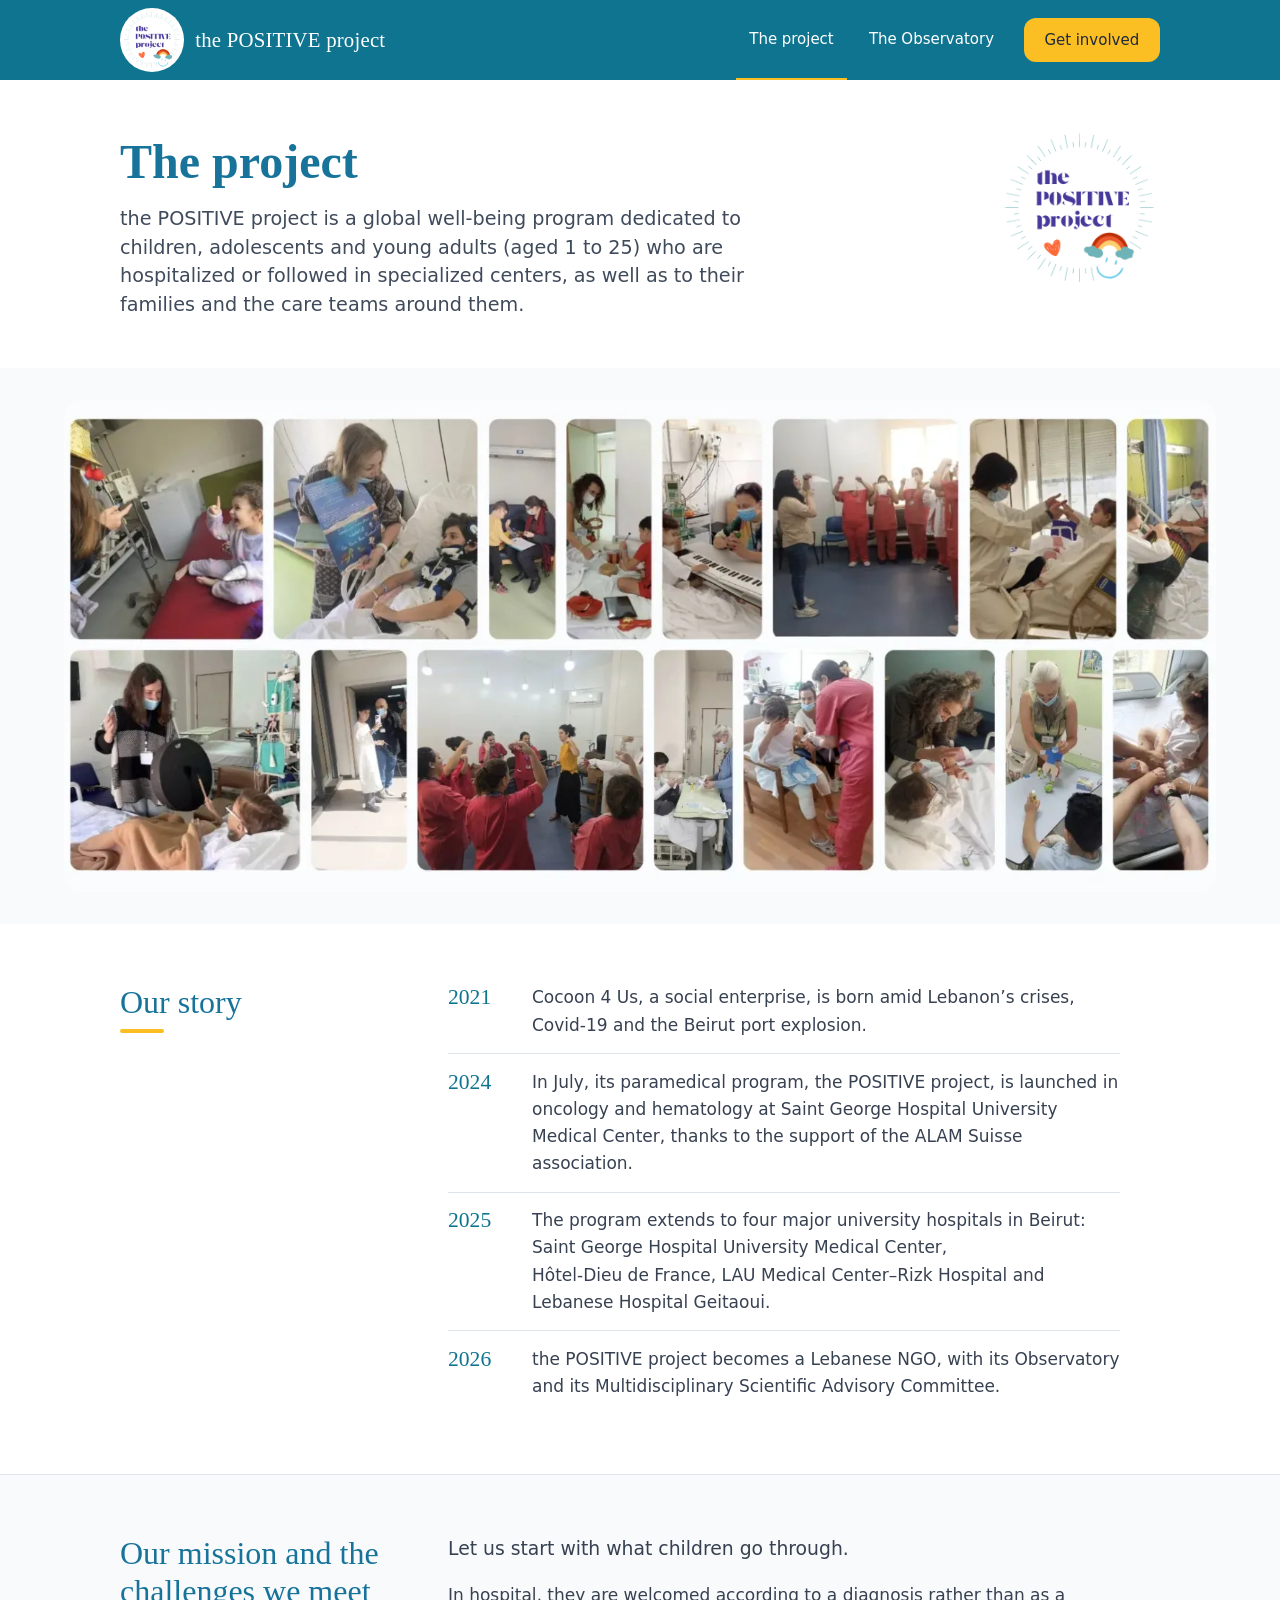
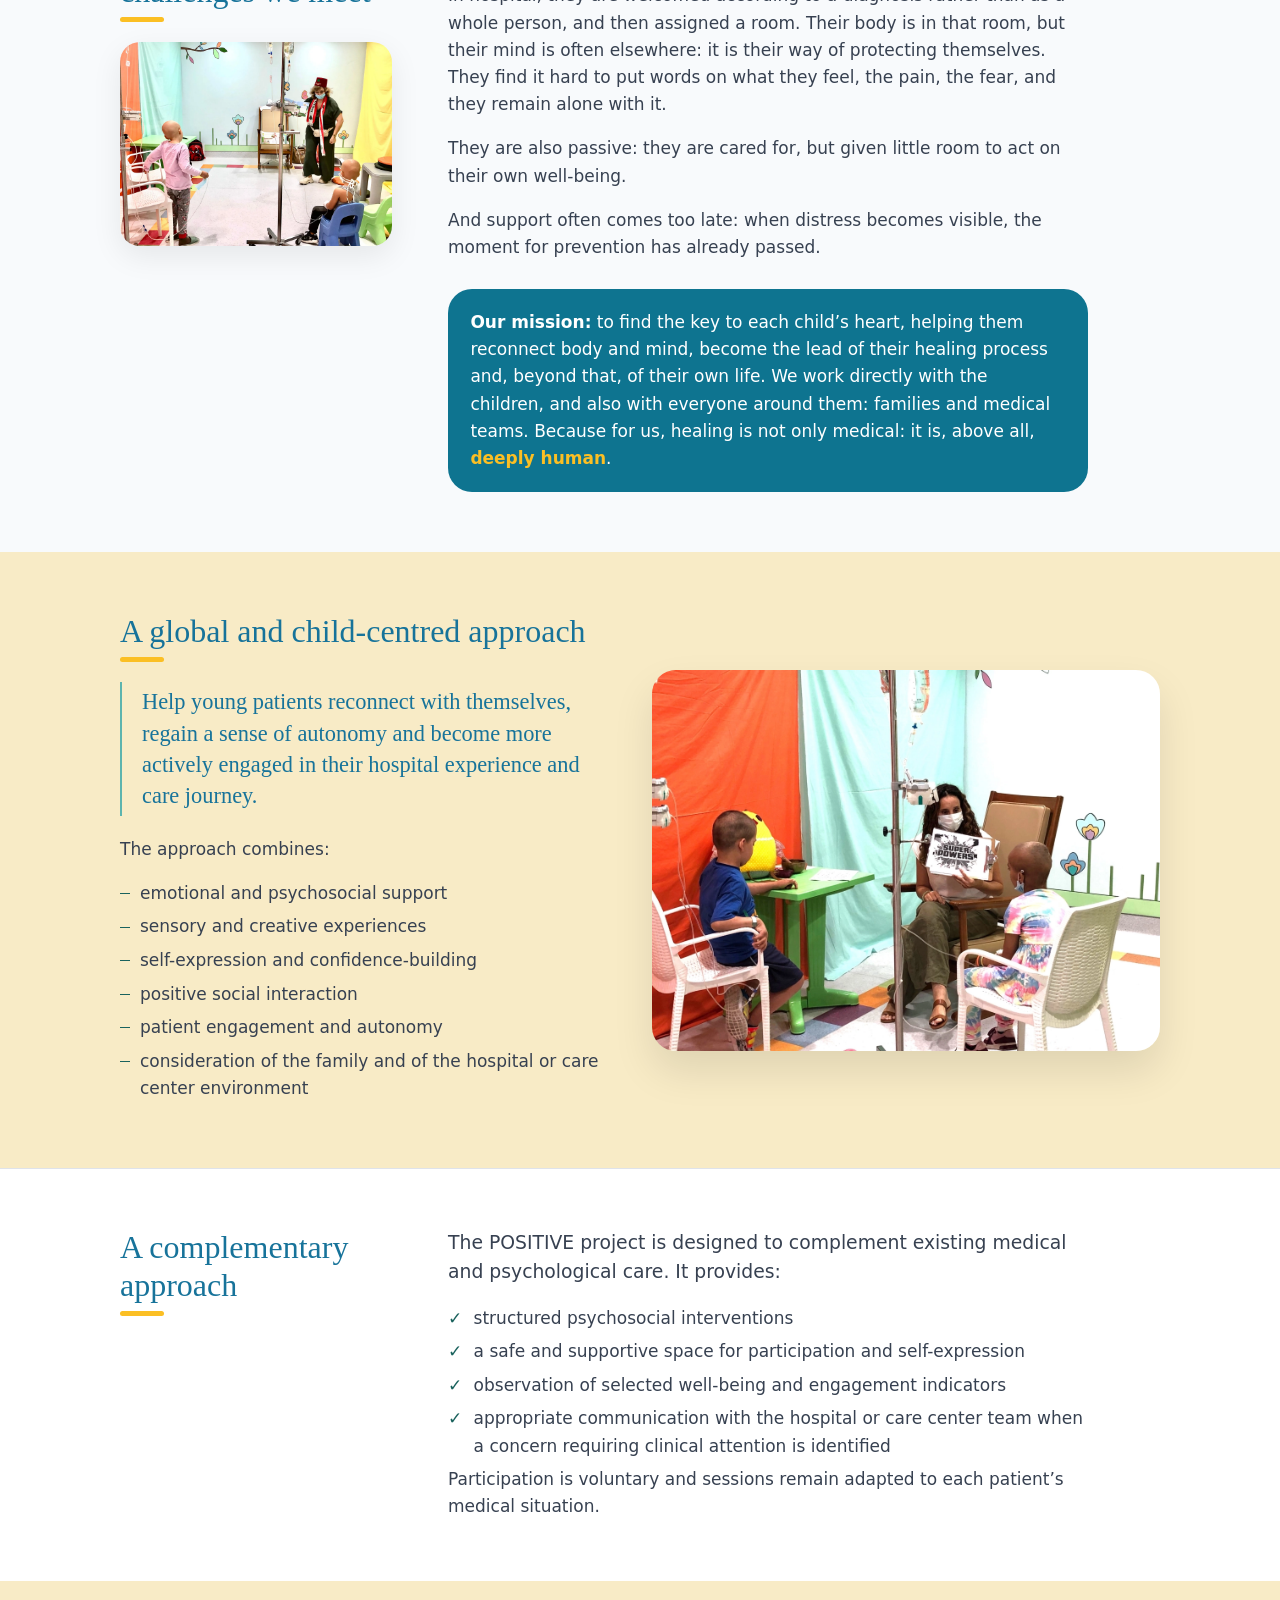
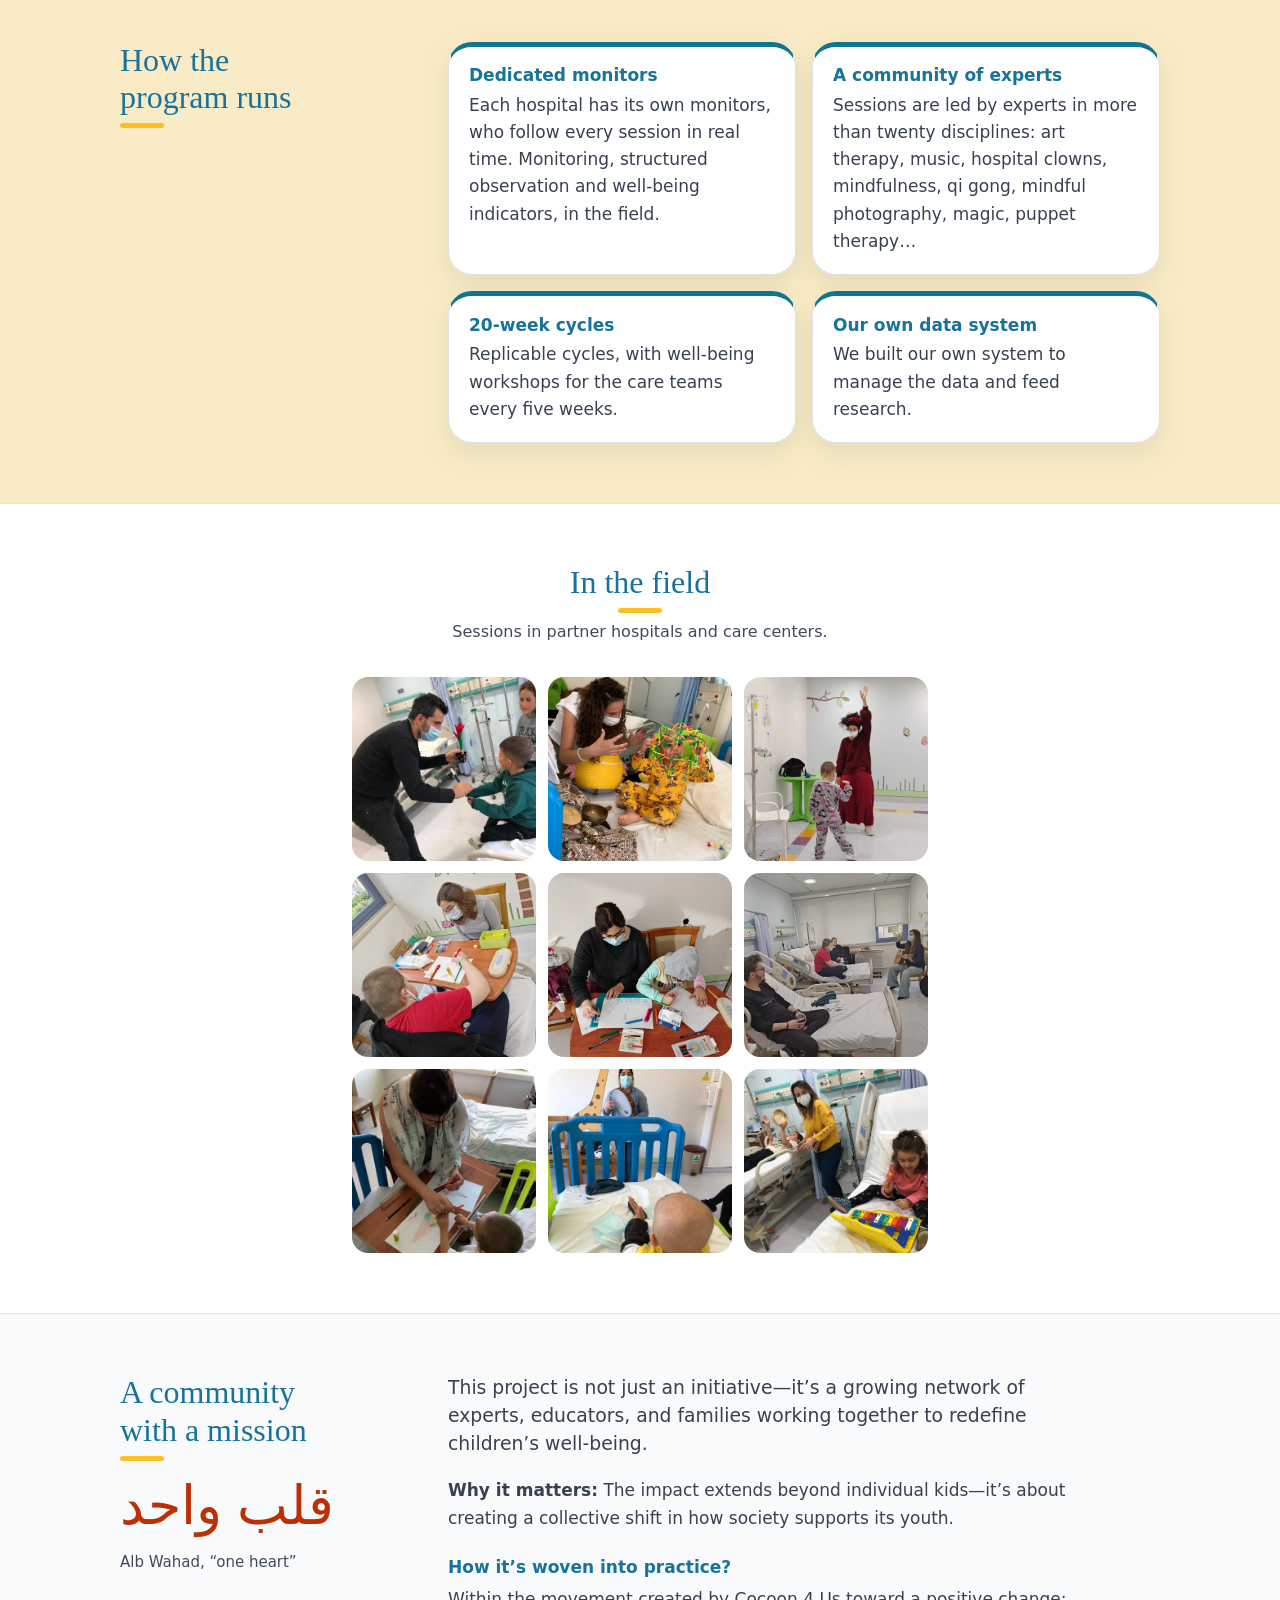
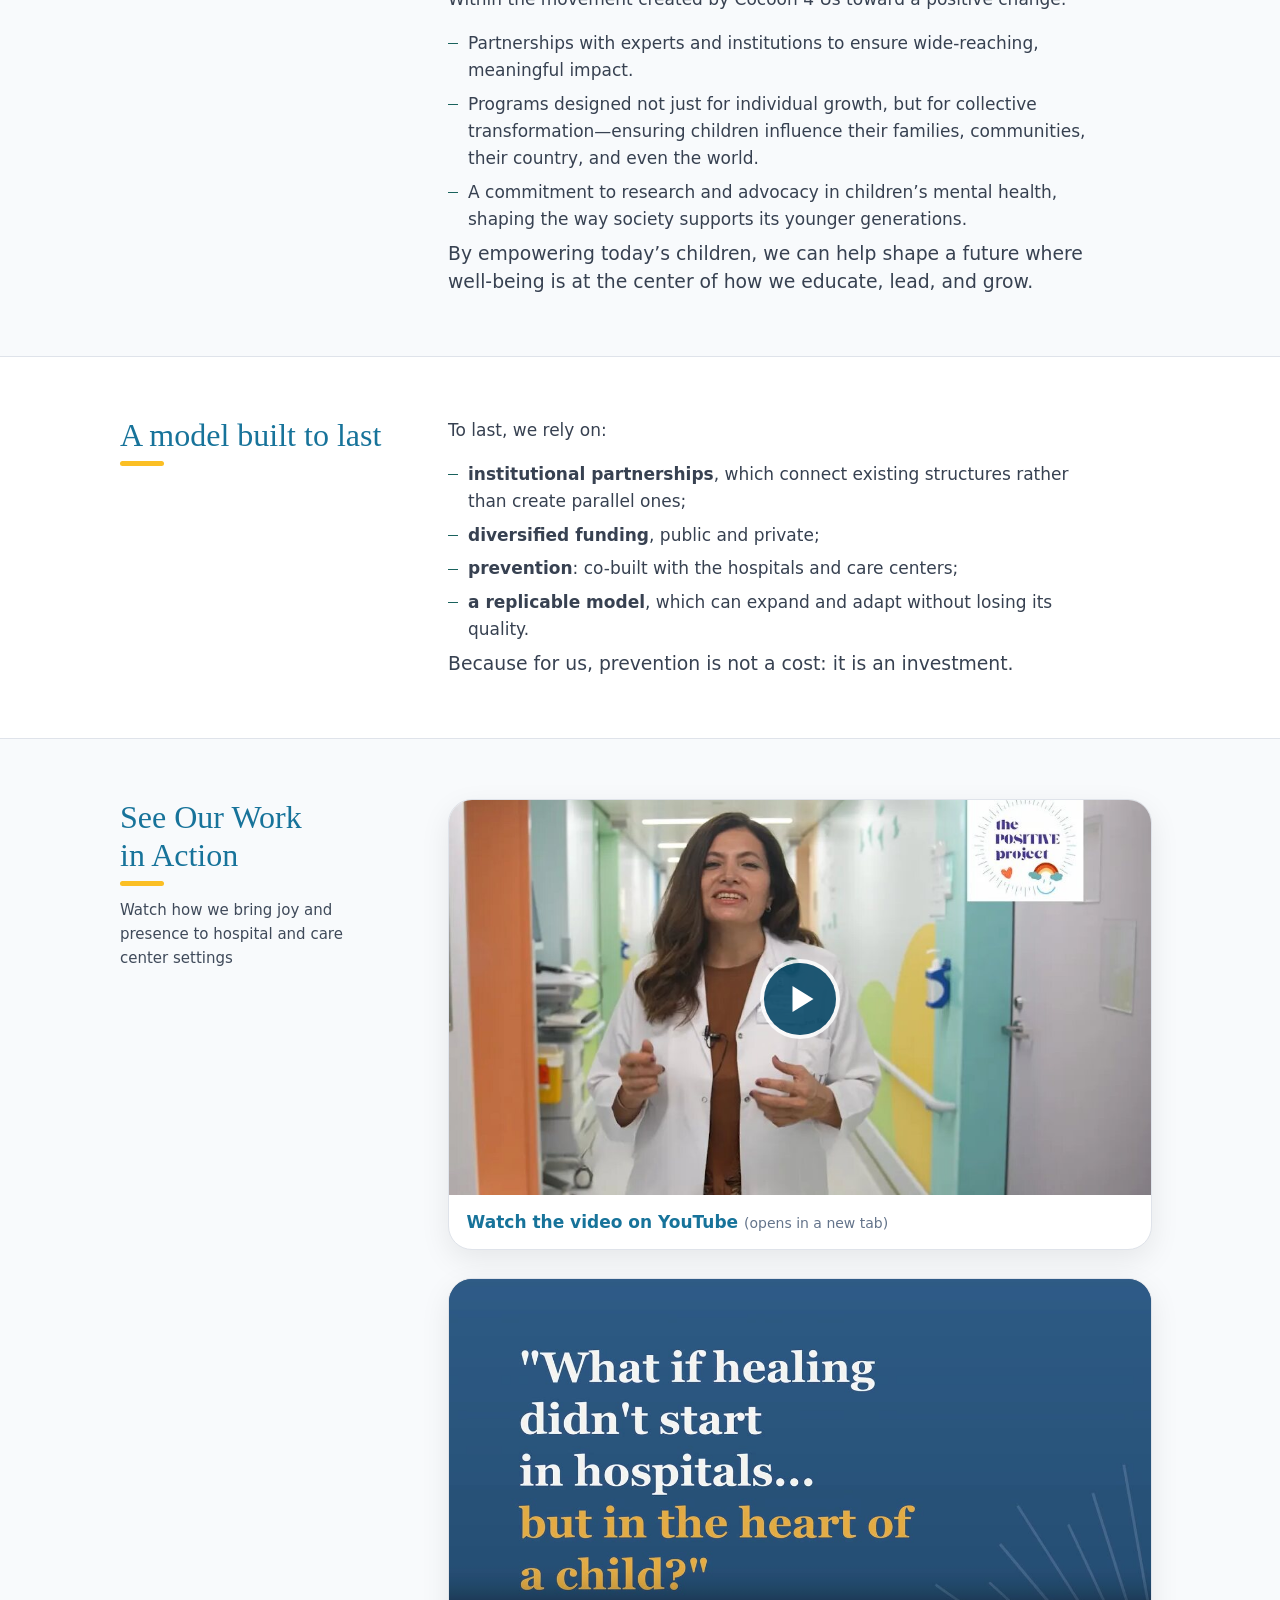
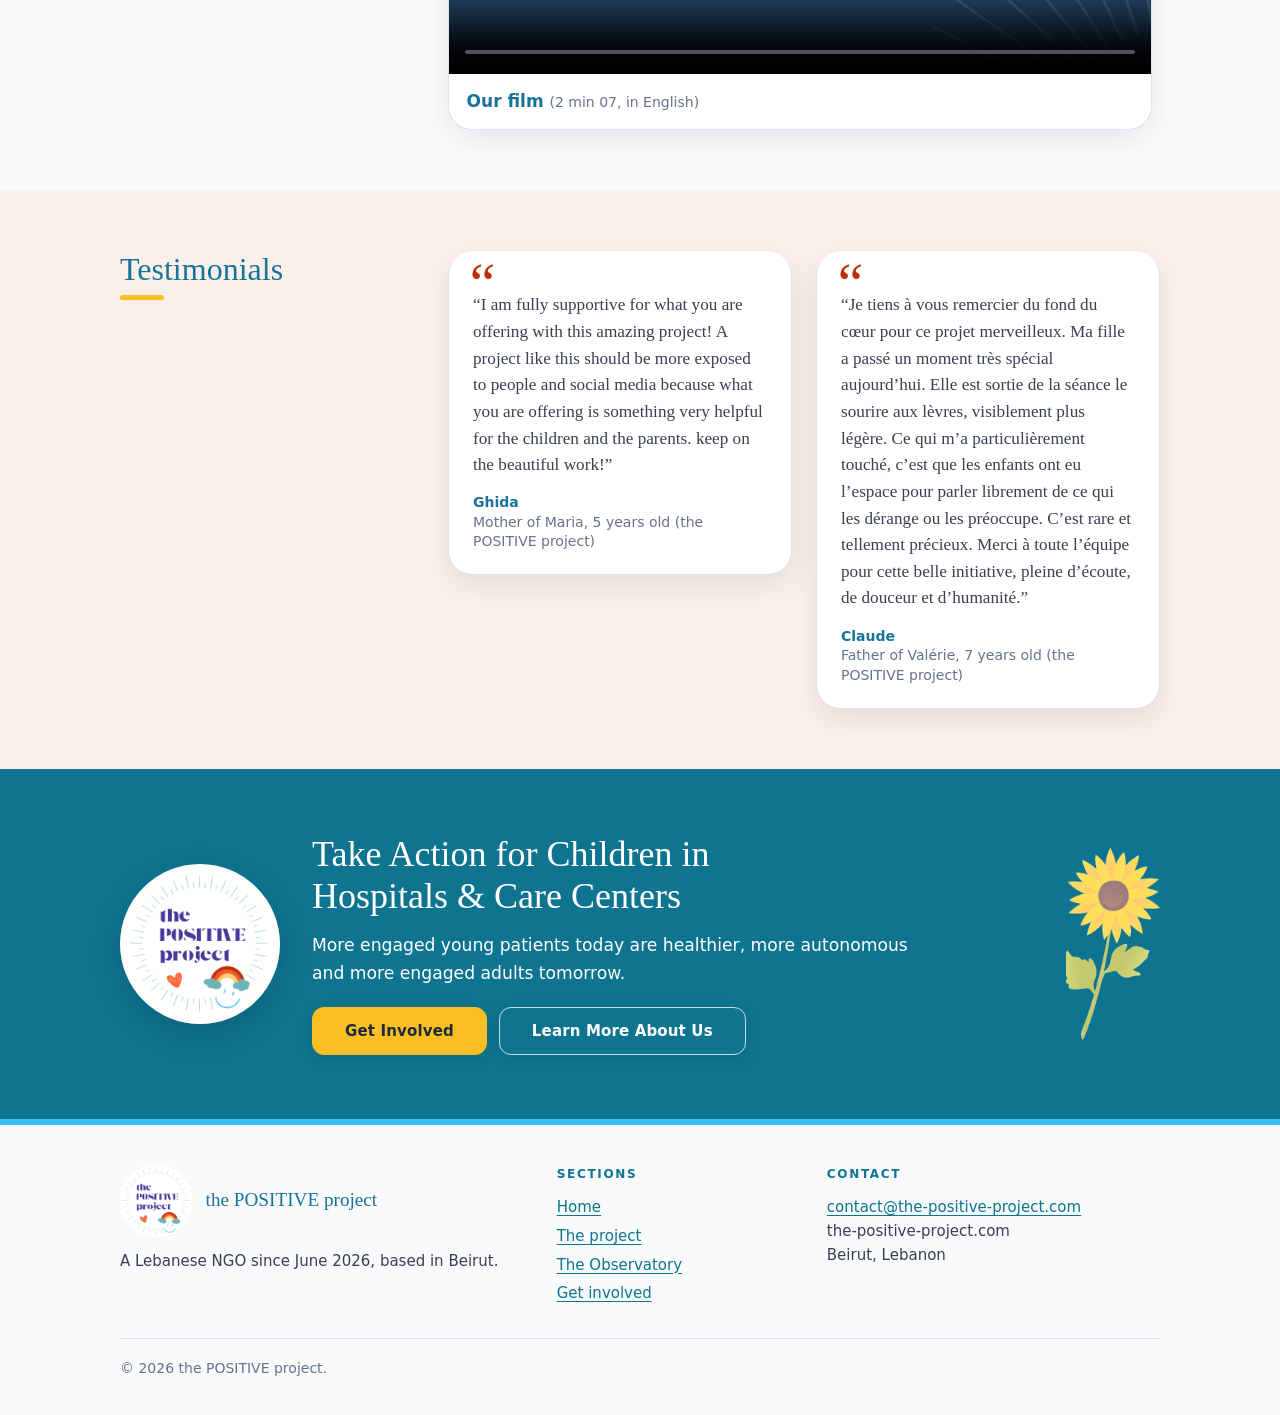
<file: the-project.html>
<!doctype html>
<html lang="en">
<head>
<meta charset="utf-8">
<meta name="viewport" content="width=device-width, initial-scale=1">
<title>The project — the POSITIVE project</title>
<meta name="description" content="Our mission, how the program runs alongside care, and our story.">
<link rel="icon" type="image/png" href="assets/logo-tpp.png">
<link rel="stylesheet" href="site.css?v=f44e8169">
</head>
<body>
<a class="skip" href="#main">Skip to content</a>
<header class="masthead">
  <div class="wrap">
    <a class="brand" href="index.html"><img src="assets/logo-tpp-720.png" alt="" width="64" height="64"><span>the POSITIVE project</span></a>
    <nav class="rubrics" aria-label="Main">
      <ul>
        <li><a href="the-project.html" aria-current="page"><span>The</span> <span>project</span></a></li>
        <li><a href="the-observatory.html"><span>The</span> <span>Observatory</span></a></li>
        <li><a class="rubrics__cta" href="get-involved.html"><span>Get</span> <span>involved</span></a></li>
      </ul>
    </nav>
  </div>
</header>
<div class="pagehead">
  <div class="wrap">
    <img class="pagehead__logo" src="assets/logo-tpp-720.png" alt="" width="720" height="720">
    <h1>The project</h1>
    <p class="lede">the POSITIVE project is a global well-being program dedicated to children, adolescents and young adults (aged 1 to 25) who are hospitalized or followed in specialized centers, as well as to their families and the care teams around them.</p>
  </div>
</div>
<main id="main">
<figure class="banner">
  <img src="assets/photos/field/banner.webp" alt="A mosaic of sessions in partner hospitals: children, families, care teams and facilitators" width="1600" height="684">
</figure>
<section class="sec sec--first" aria-labelledby="h-story">
  <div class="wrap sec__grid">
    <h2 id="h-story">Our story</h2>
    <ol class="steps">
      <li><h3>2021</h3><p>Cocoon 4 Us, a social enterprise, is born amid Lebanon’s crises, Covid-19 and the Beirut port explosion.</p></li>
      <li><h3>2024</h3><p>In July, its paramedical program, the POSITIVE project, is launched in oncology and hematology at Saint George Hospital University Medical Center, thanks to the support of the ALAM Suisse association.</p></li>
      <li><h3>2025</h3><p>The program extends to four major university hospitals in Beirut: Saint George Hospital University Medical Center, <span class="nobr">Hôtel-Dieu de France</span>, LAU Medical Center–Rizk Hospital and Lebanese Hospital Geitaoui.</p></li>
      <li><h3>2026</h3><p>the POSITIVE project becomes a Lebanese NGO, with its Observatory and its Multidisciplinary Scientific Advisory Committee.</p></li>
    </ol>
  </div>
</section>

<section class="sec sec--tint" aria-labelledby="h-mission">
  <div class="wrap sec__grid">
    <div>
      <h2 id="h-mission">Our mission and the challenges we meet</h2>
      <figure class="side-photo">
        <img src="assets/photos/field/mission-storytelling.webp" alt="A storytelling session with young patients in hospital" width="1600" height="1200" loading="lazy">
      </figure>
    </div>
    <div class="prose">
      <p class="lead">Let us start with what children go through.</p>
      <p>In hospital, they are welcomed according to a diagnosis rather than as a whole person, and then assigned a room. Their body is in that room, but their mind is often elsewhere: it is their way of protecting themselves. They find it hard to put words on what they feel, the pain, the fear, and they remain alone with it.</p>
      <p>They are also passive: they are cared for, but given little room to act on their own well-being.</p>
      <p>And support often comes too late: when distress becomes visible, the moment for prevention has already passed.</p>
      <div class="mission">
        <p><strong>Our mission:</strong> to find the key to each child’s heart, helping them reconnect body and mind, become the lead of their healing process and, beyond that, of their own life. We work directly with the children, and also with everyone around them: families and medical teams. Because for us, healing is not only medical: it is, above all, <em class="yellow">deeply human</em>.</p>
      </div>
    </div>
  </div>
</section>

<section class="sec sec--sky" aria-labelledby="h-approach">
  <div class="wrap split">
    <div>
      <h2 id="h-approach">A global and child-centred approach</h2>
      <div class="prose">
        <p class="principle">Help young patients reconnect with themselves, regain a sense of autonomy and become more actively engaged in their hospital experience and care journey.</p>
        <p>The approach combines:</p>
        <ul class="dots">
          <li>emotional and psychosocial support</li>
          <li>sensory and creative experiences</li>
          <li>self-expression and confidence-building</li>
          <li>positive social interaction</li>
          <li>patient engagement and autonomy</li>
          <li>consideration of the family and of the hospital or care center environment</li>
        </ul>
      </div>
    </div>
    <figure class="approach__photo">
      <img src="assets/photos/get-involved.webp" alt="A facilitator showing a “Super Powers” card to two children at a small table" width="1200" height="900" loading="lazy">
    </figure>
  </div>
</section>

<section class="sec" aria-labelledby="h-complement">
  <div class="wrap sec__grid">
    <h2 id="h-complement">A complementary approach</h2>
    <div class="prose">
      <p class="lead">The POSITIVE project is designed to complement existing medical and psychological care. It provides:</p>
      <ul class="marks marks--yes">
        <li>structured psychosocial interventions</li>
        <li>a safe and supportive space for participation and self-expression</li>
        <li>observation of selected well-being and engagement indicators</li>
        <li>appropriate communication with the hospital or care center team when a concern requiring clinical attention is identified</li>
      </ul>
      <p>Participation is voluntary and sessions remain adapted to each patient’s medical situation.</p>
    </div>
  </div>
</section>

<section class="sec sec--sun" aria-labelledby="h-runs">
  <div class="wrap sec__grid">
    <h2 id="h-runs">How the program runs</h2>
    <dl class="rows runs">
      <div><dt>Dedicated monitors</dt><dd>Each hospital has its own monitors, who follow every session in real time. Monitoring, structured observation and well-being indicators, in the field.</dd></div>
      <div><dt>A community of experts</dt><dd>Sessions are led by experts in more than twenty disciplines: art therapy, music, hospital clowns, mindfulness, qi gong, mindful photography, magic, puppet therapy…</dd></div>
      <div><dt>20-week cycles</dt><dd>Replicable cycles, with well-being workshops for the care teams every five weeks.</dd></div>
      <div><dt>Our own data system</dt><dd>We built our own system to manage the data and feed research.</dd></div>
    </dl>
  </div>
</section>

<section class="sec" aria-labelledby="h-field">
  <div class="wrap">
    <div class="sec__head sec__head--center">
      <h2 id="h-field">In the field</h2>
      <p class="aside">Sessions in partner hospitals and care centers.</p>
    </div>
    <ul class="field">
        <li><img src="assets/photos/field/field-t03.webp" alt="A magician showing a trick to a young boy sitting on his bed" width="1000" height="1000" loading="lazy" style="object-position: 45% 50%"></li>
        <li><img src="assets/photos/field/field-t02.webp" alt="A facilitator and a little girl with a colourful toy on the bed" width="1000" height="1000" loading="lazy" style="object-position: 35% 50%"></li>
        <li><img src="assets/photos/field/field-03.webp" alt="A movement session with a young child in a hospital room" width="1000" height="1000" loading="lazy"></li>
        <li><img src="assets/photos/field/field-04.webp" alt="A facilitator and a young patient drawing at a bedside table" width="1000" height="1000" loading="lazy"></li>
        <li><img src="assets/photos/field/field-06.webp" alt="A facilitator drawing with a child at a small table" width="1000" height="1000" loading="lazy"></li>
        <li><img src="assets/photos/field/field-07.webp" alt="A music session with a guitar in a shared hospital room" width="1000" height="1000" loading="lazy"></li>
        <li><img src="assets/photos/field/field-t09.webp" alt="A facilitator drawing with a toddler at a small table" width="1000" height="1000" loading="lazy" style="object-position: 60% 35%"></li>
        <li><img src="assets/photos/field/field-t08.webp" alt="A toddler in a cot, a facilitator smiling behind him" width="1000" height="1000" loading="lazy" style="object-position: 50% 38%"></li>
        <li><img src="assets/photos/field/field-t07.webp" alt="A facilitator with a little girl playing a xylophone on her bed" width="1000" height="1000" loading="lazy" style="object-position: 72% 50%"></li>
      </ul>
  </div>
</section>

<section class="sec sec--tint" aria-labelledby="h-community">
  <div class="wrap sec__grid">
    <div>
      <h2 id="h-community">A community with a mission</h2>
      <p class="kalb" lang="ar" dir="rtl">قلب واحد</p>
      <p class="aside">Alb Wahad, “one heart”</p>
    </div>
    <div class="prose">
      <p class="lead">This project is not just an initiative—it’s a growing network of experts, educators, and families working together to redefine children’s well-being.</p>
      <p><strong>Why it matters:</strong> The impact extends beyond individual kids—it’s about creating a collective shift in how society supports its youth.</p>
      <h3>How it’s woven into practice?</h3>
      <p>Within the movement created by Cocoon 4 Us toward a positive change:</p>
      <ul class="dots">
        <li>Partnerships with experts and institutions to ensure wide-reaching, meaningful impact.</li>
        <li>Programs designed not just for individual growth, but for collective transformation—ensuring children influence their families, communities, their country, and even the world.</li>
        <li>A commitment to research and advocacy in children’s mental health, shaping the way society supports its younger generations.</li>
      </ul>
      <p class="lead">By empowering today’s children, we can help shape a future where well-being is at the center of how we educate, lead, and grow.</p>
    </div>
  </div>
</section>

<section class="sec" aria-labelledby="h-durable">
  <div class="wrap sec__grid">
    <h2 id="h-durable">A model built to last</h2>
    <div class="prose">
      <p>To last, we rely on:</p>
      <ul class="dots">
        <li><strong>institutional partnerships</strong>, which connect existing structures rather than create parallel ones;</li>
        <li><strong>diversified funding</strong>, public and private;</li>
        <li><strong>prevention</strong>: co-built with the hospitals and care centers;</li>
        <li><strong>a replicable model</strong>, which can expand and adapt without losing its quality.</li>
      </ul>
      <p class="lead">Because for us, prevention is not a cost: it is an investment.</p>
    </div>
  </div>
</section>

<section class="sec sec--tint" aria-labelledby="h-video">
  <div class="wrap sec__grid">
    <div>
      <h2 id="h-video">See Our Work in Action</h2>
      <p class="aside">Watch how we bring joy and presence to hospital and care center settings</p>
    </div>
    <div class="videos">
      <a class="video" href="https://www.youtube.com/watch?v=_hrEO21qU9w" target="_blank" rel="noopener">
        <img src="assets/photos/video-poster.jpg" alt="" width="1020" height="574" loading="lazy">
        <span class="video__play" aria-hidden="true"></span>
        <span class="video__label">Watch the video on YouTube <small>(opens in a new tab)</small></span>
      </a>
      <figure class="video video--film">
        <video controls preload="none" playsinline poster="assets/photos/film-poster.jpg" width="1280" height="720">
          <source src="assets/video/the-positive-project-film.mp4" type="video/mp4">
        </video>
        <figcaption class="video__label">Our film <small>(2 min 07, in English)</small></figcaption>
      </figure>
    </div>
  </div>
</section>

<section class="sec sec--coral" aria-labelledby="h-voices">
  <div class="wrap sec__grid">
    <h2 id="h-voices">Testimonials</h2>
    <div class="quotes">
      <figure class="quote">
        <blockquote><p>“I am fully supportive for what you are offering with this amazing project! A project like this should be more exposed to people and social media because what you are offering is something very helpful for the children and the parents. keep on the beautiful work!”</p></blockquote>
        <figcaption><strong>Ghida</strong><span>Mother of Maria, 5 years old (the POSITIVE project)</span></figcaption>
      </figure>
      <figure class="quote">
        <blockquote lang="fr"><p>“Je tiens à vous remercier du fond du cœur pour ce projet merveilleux. Ma fille a passé un moment très spécial aujourd’hui. Elle est sortie de la séance le sourire aux lèvres, visiblement plus légère. Ce qui m’a particulièrement touché, c’est que les enfants ont eu l’espace pour parler librement de ce qui les dérange ou les préoccupe. C’est rare et tellement précieux. Merci à toute l’équipe pour cette belle initiative, pleine d’écoute, de douceur et d’humanité.”</p></blockquote>
        <figcaption><strong>Claude</strong><span>Father of Valérie, 7 years old (the POSITIVE project)</span></figcaption>
      </figure>
    </div>
  </div>
</section>

<section class="cta" aria-labelledby="h-cta">
  <div class="wrap">
    <span class="cta__logo"><img src="assets/logo-tpp-720.png" alt="the POSITIVE project" width="720" height="720"></span>
    <img class="cta__sunflower" src="assets/sunflower.png" alt="" width="252" height="516">
    <div>
      <h2 id="h-cta">Take Action for Children in Hospitals &amp; Care Centers</h2>
      <p>More engaged young patients today are healthier, more autonomous and more engaged adults tomorrow.</p>
    </div>
    <div class="btns">
      <a class="btn btn--light" href="get-involved.html">Get Involved</a>
      <a class="btn btn--ghost" href="the-project.html">Learn More About Us</a>
    </div>
  </div>
</section>
</main>
<footer class="foot">
  <div class="wrap">
    <div>
      <p class="brandline"><img src="assets/logo-tpp-720.png" alt="the POSITIVE project logo" width="72" height="72">the POSITIVE project</p>
      <p>A Lebanese NGO since June 2026, based in Beirut.</p>
    </div>
    <nav aria-label="Footer">
      <h2>Sections</h2>
      <ul>
        <li><a href="index.html">Home</a></li>
        <li><a href="the-project.html">The project</a></li>
        <li><a href="the-observatory.html">The Observatory</a></li>
        <li><a href="get-involved.html">Get involved</a></li>
      </ul>
    </nav>
    <div>
      <h2>Contact</h2>
      <p><a href="mailto:contact@the-positive-project.com">contact@the-positive-project.com</a><br>the-positive-project.com<br>Beirut, Lebanon</p>
    </div>
    <p class="legal">© 2026 the POSITIVE project.</p>
  </div>
</footer>
<script src="carousel.js"></script>
</body>
</html>
</file>
<file: site.css>
/* the POSITIVE project — site mockup v7, 21 Oct 2026 (v2 base, then the v3, v4, v5, v6 and v7 layers at the end of this file)
   White paper, the logo as the only colourful element. One ink for headings
   (the violet of the wordmark), one accent (the teal of the logo's rays), hairlines.
   System fonts only. No dark theme: the site is white, as asked. */

:root {
  --violet: #3B2986;
  --violet-soft: #EFEDF7;
  --teal: #5DB4AE;
  --teal-deep: #1A625D;

  --surface: #FFFFFF;
  --surface-tint: #F7F8FA;
  --text: #1D2433;
  --text-muted: #566072;
  --rule: #DFE3EA;
  --heading: var(--violet);
  --link: var(--teal-deep);
  --mark-no: #8C2F23;
  --mark-yes: var(--teal-deep);
  --focus: var(--violet);
  --radius: 0.875rem;
  --shadow: 0 1px 2px rgba(16, 24, 40, 0.05), 0 8px 24px rgba(16, 24, 40, 0.07);

  /* Mockup-only colours (review bar, placeholders, source labels) */
  --tbp-bg: #FFF8E6;
  --tbp-border: #B58A12;
  --tbp-text: #4A3A06;
  --tbp-badge: #7A5C0A;
  --src: #C8452B;

  --serif: "Iowan Old Style", "Palatino Linotype", Palatino, "Book Antiqua", Georgia, serif;
  --sans: "Avenir Next", "Segoe UI", system-ui, -apple-system, "Helvetica Neue", Arial, sans-serif;
  color-scheme: light;
}

*, *::before, *::after { box-sizing: border-box; }
html { -webkit-text-size-adjust: 100%; scroll-behavior: smooth; }
@media (prefers-reduced-motion: reduce) { html { scroll-behavior: auto; } }
body {
  margin: 0;
  background: var(--surface);
  color: var(--text);
  font-family: var(--sans);
  font-size: 1.0625rem;
  line-height: 1.6;
  overflow-wrap: break-word;
}
img, svg { max-width: 100%; }
a { color: var(--link); text-underline-offset: 0.18em; }
a:hover { text-decoration-thickness: 2px; }
:focus-visible { outline: 2px solid var(--focus); outline-offset: 3px; border-radius: 2px; }
h1, h2, h3 { font-family: var(--serif); font-weight: 400; color: var(--heading); margin: 0; text-wrap: balance; }
p { margin: 0 0 1em; }
ul, ol { margin: 0; padding: 0; list-style: none; }
dl, dd { margin: 0; }

.wrap { max-width: 70rem; margin-inline: auto; padding-inline: clamp(1rem, 4vw, 2.5rem); }
.vh { position: absolute; width: 1px; height: 1px; overflow: hidden; clip-path: inset(50%); white-space: nowrap; }
.skip { position: absolute; left: 1rem; top: -4rem; background: var(--violet); color: #FFFFFF; padding: 0.5rem 1rem; font-weight: 600; z-index: 50; }
.skip:focus { top: 0; }
.eyebrow { font-family: var(--sans); font-size: 0.75rem; font-weight: 600; letter-spacing: 0.14em; text-transform: uppercase; color: var(--teal-deep); margin: 0 0 0.9rem; }

/* ── Review bar: part of the mockup, not of the future site ── */
.review { background: var(--violet); color: #FFFFFF; font-size: 0.8125rem; line-height: 1.4; }
.review .wrap { display: flex; flex-wrap: wrap; gap: 0.25rem 1.25rem; align-items: center; justify-content: space-between; padding-block: 0.45rem; }
.review label { display: inline-flex; gap: 0.45rem; align-items: center; cursor: pointer; }
.review input { accent-color: #FFFFFF; width: 1rem; height: 1rem; margin: 0; }
.review a { color: #FFFFFF; }

/* ── Masthead and the four rubrics ── */
.masthead { position: sticky; top: -4.25rem; z-index: 20; background: var(--surface); border-bottom: 1px solid var(--rule); }
.masthead .wrap { display: flex; flex-wrap: wrap; align-items: center; column-gap: 0.5rem; }
.brand { display: flex; align-items: center; gap: 0.7rem; height: 4.25rem; text-decoration: none; color: var(--heading); font-family: var(--serif); font-size: 1.15rem; letter-spacing: 0.01em; flex: 1 0 100%; min-width: 0; white-space: nowrap; }
.brand img { width: 3.25rem; height: 3.25rem; max-width: none; flex: none; }
.rubrics { flex: 1 0 100%; margin-inline: calc(-1 * clamp(1rem, 4vw, 2.5rem)); border-top: 1px solid var(--rule); }
.rubrics ul { display: grid; grid-template-columns: repeat(4, minmax(0, 1fr)); }
.rubrics a { display: grid; place-items: center; text-align: center; min-height: 3.25rem; padding: 0.35rem 0.25rem; font-size: 0.8125rem; line-height: 1.2; font-weight: 600; color: var(--text); text-decoration: none; border-bottom: 2px solid transparent; }
.rubrics a span { display: block; }
.rubrics a:hover { color: var(--heading); }
.rubrics a[aria-current="page"] { color: var(--heading); border-bottom-color: var(--violet); }
@media (min-width: 56rem) {
  .masthead { top: 0; }
  .masthead .wrap { flex-wrap: nowrap; column-gap: 1.5rem; }
  .brand { flex: 0 0 auto; height: 5rem; font-size: 1.3rem; }
  .brand img { width: 4rem; height: 4rem; }
  .rubrics { flex: 1 1 auto; margin: 0; border-top: 0; }
  .rubrics ul { display: flex; justify-content: flex-end; gap: 0.5rem; }
  .rubrics a { display: flex; align-items: center; gap: 0.3em; min-height: 5rem; padding-inline: 0.85rem; font-size: 0.9375rem; font-weight: 500; }
}

/* ── Buttons ── */
.btns { display: flex; flex-wrap: wrap; gap: 0.75rem; margin-top: 2rem; }
.btn { display: inline-flex; align-items: center; justify-content: center; min-height: 3rem; padding: 0.6rem 1.5rem; border-radius: 0.5rem; font-weight: 600; font-size: 0.9375rem; letter-spacing: 0.01em; text-decoration: none; border: 1px solid var(--violet); }
.btn--solid { background: var(--violet); color: #FFFFFF; }
.btn--solid:hover { background: #231856; }
.btn--line { color: var(--violet); background: transparent; }
.btn--line:hover { background: var(--violet-soft); }
.btn--light { background: #FFFFFF; color: var(--violet); border-color: #FFFFFF; }
.btn--light:hover { background: var(--violet-soft); }
.btn--ghost { background: transparent; color: #FFFFFF; border-color: rgba(255, 255, 255, 0.7); }
.btn--ghost:hover { background: rgba(255, 255, 255, 0.12); }

/* ── Hero (home): white, the title on the left, the logo on the right ── */
.hero { border-bottom: 1px solid var(--rule); }
.hero .wrap { display: grid; gap: 1.5rem; padding-block: 2rem 2.75rem; }
.hero__logo { width: 12.5rem; height: 12.5rem; margin-left: -0.75rem; }
.hero h1 { font-size: clamp(2rem, 1.3rem + 3vw, 3.25rem); line-height: 1.12; letter-spacing: -0.005em; max-width: 15em; }
.hero .lede { font-size: clamp(1.075rem, 1rem + 0.4vw, 1.25rem); line-height: 1.5; color: var(--text); max-width: 32em; margin: 1.25rem 0 0; }
@media (min-width: 56rem) {
  .hero .wrap { grid-template-columns: minmax(0, 1fr) auto; align-items: center; gap: 3.5rem; padding-block: 4rem 4.25rem; }
  .hero__logo { order: 2; width: clamp(17rem, 27vw, 21.5rem); height: auto; margin: 0; }
}

/* ── Page head (inner pages) ── */
.pagehead { border-bottom: 1px solid var(--rule); }
.pagehead .wrap { padding-block: 2.5rem 2.25rem; }
.pagehead h1 { font-size: clamp(2rem, 1.4rem + 2.6vw, 3rem); line-height: 1.1; }
.pagehead .sub { font-family: var(--serif); font-style: italic; font-size: clamp(1.05rem, 1rem + 0.5vw, 1.3rem); line-height: 1.35; color: var(--text); margin: 0.6rem 0 0; max-width: 32em; }
.pagehead .lede { font-size: clamp(1.05rem, 1rem + 0.3vw, 1.2rem); line-height: 1.5; max-width: 38em; margin: 1rem 0 0; }
@media (min-width: 56rem) { .pagehead .wrap { padding-block: 3.5rem 3rem; } }

/* ── Sections: heading in a left rail on wide screens ── */
.sec { padding-block: clamp(2.25rem, 5vw, 3.75rem); border-top: 1px solid var(--rule); }
.sec--first { border-top: 0; }
.sec--tint { background: var(--surface-tint); }
.sec__head { margin-bottom: 1.75rem; }
.sec__head .aside { margin-top: 0.4rem; font-size: 1rem; }
.sec__grid { display: grid; gap: 1.1rem 3.5rem; }
@media (min-width: 60rem) { .sec__grid { grid-template-columns: minmax(0, 17rem) minmax(0, 1fr); } }
.sec h2 { font-size: clamp(1.5rem, 1.25rem + 1.1vw, 2rem); line-height: 1.18; }
.sec h3 { font-family: var(--sans); font-weight: 600; font-size: 1.0625rem; line-height: 1.3; color: var(--heading); }
.aside { color: var(--text-muted); font-size: 0.9375rem; margin: 0.75rem 0 0; }
.prose { max-width: 40rem; }
.prose > :last-child { margin-bottom: 0; }
.lead { font-size: 1.175rem; line-height: 1.5; }

/* The principle, set as the one sentence to remember */
.principle { margin: 1.25rem 0; padding: 0.25rem 0 0.25rem 1.25rem; border-left: 2px solid var(--teal); font-family: var(--serif); font-size: clamp(1.15rem, 1.05rem + 0.6vw, 1.4rem); line-height: 1.4; color: var(--heading); }

/* Lists */
.dots li { position: relative; padding-left: 1.25rem; margin-bottom: 0.4rem; }
.dots li::before { content: ""; position: absolute; left: 0; top: 0.78em; width: 0.6rem; height: 1px; background: var(--teal-deep); }
.cols2 { columns: 2 16rem; column-gap: 2.5rem; }
.cols2 li { break-inside: avoid; }

/* Does not / provides */
.pair { display: grid; gap: 1.5rem 2.5rem; margin-block: 1.5rem; }
@media (min-width: 44rem) { .pair { grid-template-columns: 1fr 1fr; } }
.pair > div { padding-top: 0.9rem; border-top: 2px solid var(--mark-no); }
.pair > div + div { border-top-color: var(--mark-yes); }
.pair h3 { margin: 0 0 0.7rem; }
.marks li { position: relative; padding-left: 1.6rem; margin-bottom: 0.4rem; }
.marks li::before { position: absolute; left: 0; top: 0; font-weight: 700; }
.marks--no li::before { content: "\00D7"; color: var(--mark-no); font-size: 1.2em; line-height: 1.3; }
.marks--yes li::before { content: "\2713"; color: var(--mark-yes); }

/* The applied-research chain: six numbered steps, the last one feeding the first */
.chain { counter-reset: step; display: grid; gap: 0 2.5rem; margin: 1.25rem 0; }
@media (min-width: 44rem) { .chain { grid-template-columns: 1fr 1fr; grid-template-rows: repeat(3, auto); grid-auto-flow: column; } }
.chain li { counter-increment: step; display: grid; grid-template-columns: 2rem 1fr; align-items: baseline; padding: 0.6rem 0; border-top: 1px solid var(--rule); font-weight: 500; line-height: 1.35; }
.chain li::before { content: counter(step); font-family: var(--serif); font-size: 1.15rem; color: var(--teal-deep); }
.chain-note { color: var(--text-muted); font-size: 0.9375rem; margin: -0.5rem 0 1.25rem; }

/* Timeline */
.steps { max-width: 42rem; }
.steps li { display: grid; grid-template-columns: 4.25rem 1fr; gap: 0 1rem; padding: 0.9rem 0; border-top: 1px solid var(--rule); }
.steps li:first-child { border-top: 0; padding-top: 0; }
.steps h3 { font-family: var(--serif); font-weight: 400; font-size: 1.35rem; line-height: 1.25; color: var(--teal-deep); }
.steps p { margin: 0; }

/* Three levels of engagement */
.levels { display: grid; gap: 1.25rem; margin-top: 1.75rem; }
.levels > li { border: 1px solid var(--rule); border-top: 3px solid var(--violet); border-radius: var(--radius); box-shadow: var(--shadow); padding: 1.1rem 1.25rem 1.25rem; background: var(--surface); }
.levels .n { display: block; font-size: 0.75rem; font-weight: 600; letter-spacing: 0.14em; text-transform: uppercase; color: var(--teal-deep); margin-bottom: 0.35rem; }
.levels h3 { font-family: var(--serif); font-weight: 400; font-size: 1.35rem; }
.levels h3 small { font-family: var(--sans); font-size: 0.875rem; font-weight: 600; color: var(--text-muted); margin-left: 0.5rem; white-space: nowrap; }
.levels p { margin: 0.6rem 0 0; font-size: 0.975rem; }
.levels .gets { margin-top: 0.9rem; padding-top: 0.8rem; border-top: 1px solid var(--rule); }
.levels .gets strong { display: block; font-size: 0.8125rem; letter-spacing: 0.04em; color: var(--heading); }
@media (min-width: 60rem) { .levels { grid-template-columns: repeat(3, 1fr); } }
.rule { margin: 1.5rem 0 0; font-weight: 600; color: var(--heading); max-width: 46rem; }

/* Definitions and short lists: quiet rows, not cards */
.rows { display: grid; gap: 0 3rem; }
@media (min-width: 44rem) { .rows { grid-template-columns: 1fr 1fr; } }
.rows--one { grid-template-columns: 1fr; max-width: 42rem; }
.rows > li, .rows > div { padding: 0.85rem 0; border-top: 1px solid var(--rule); }
.rows h3, .rows dt { font-family: var(--sans); font-weight: 600; font-size: 1.0625rem; line-height: 1.3; color: var(--heading); margin-bottom: 0.2rem; }
.rows p, .rows dd { margin: 0; }
.sub-h { margin: 2rem 0 0.75rem; }

/* Figures */
.figures { display: grid; grid-template-columns: 1fr 1fr; gap: 1.5rem 1.5rem; margin: 0; }
@media (min-width: 52rem) { .figures { grid-template-columns: repeat(4, 1fr); gap: 2rem; } }
.figures div { border-top: 1px solid var(--violet); padding-top: 0.75rem; }
.figures dt { font-family: var(--serif); font-size: clamp(1.9rem, 1.5rem + 1.6vw, 2.75rem); line-height: 1; color: var(--heading); }
.figures dd { margin: 0.45rem 0 0; font-weight: 500; font-size: 0.9375rem; line-height: 1.35; }
.figures dd small { display: block; font-weight: 400; color: var(--text-muted); font-size: 0.8125rem; margin-top: 0.15rem; }

/* POSITIVE, letter by letter: the initials carry the word, nothing else */
.acro { font-family: var(--serif); font-size: clamp(1.2rem, 1.05rem + 0.8vw, 1.55rem); line-height: 1.6; max-width: 31em; margin: 0; }
.acro b { font-weight: 400; white-space: nowrap; }
.acro .i { font-weight: 700; color: var(--heading); }
.mission { max-width: 40rem; margin: 1.75rem 0 0; padding-left: 1.25rem; border-left: 2px solid var(--teal); }
.mission p { margin: 0; }

/* The four doors */
.doors { display: grid; gap: 0; }
.doors a { display: grid; grid-template-columns: 1fr auto; gap: 0.2rem 1rem; align-items: start; align-content: start; height: 100%; padding: 1rem 0; border-top: 1px solid var(--rule); text-decoration: none; color: var(--text); }
.doors strong { font-family: var(--serif); font-weight: 400; font-size: 1.35rem; line-height: 1.2; color: var(--heading); }
.doors span { grid-column: 1; color: var(--text-muted); font-size: 0.9375rem; line-height: 1.45; }
.doors svg { grid-column: 2; grid-row: 1; width: 1.25rem; height: 1.25rem; margin-top: 0.3rem; fill: none; stroke: var(--violet); stroke-width: 1.5; stroke-linecap: round; stroke-linejoin: round; }
.doors a:hover strong { text-decoration: underline; text-decoration-thickness: 1px; text-underline-offset: 0.2em; }
@media (min-width: 52rem) {
  .doors { grid-template-columns: repeat(4, 1fr); gap: 2rem; }
  .doors a { border-top: 1px solid var(--violet); padding: 0.9rem 0 0; }
}

/* The four pillars: a virtuous circle */
.pillars { display: grid; gap: 1.75rem 3.5rem; align-items: center; }
.pillars__fig { width: min(100%, 23rem); margin-inline: auto; display: block; height: auto; }
.pillars__fig .ring { fill: none; stroke: var(--teal); stroke-width: 1.5; }
.pillars__fig .head { fill: var(--teal-deep); }
.pillars__fig .node { fill: #FFFFFF; stroke: var(--violet); stroke-width: 1.25; }
.pillars__fig .label { font-family: var(--sans); font-size: 16px; font-weight: 600; fill: var(--violet); text-anchor: middle; dominant-baseline: central; }
.pillars__fig .center { font-family: var(--serif); font-style: italic; font-size: 17px; fill: var(--text); text-anchor: middle; }
.pillars__list { display: grid; gap: 0 2.5rem; }
.pillars__list > div { padding: 0.85rem 0; border-top: 1px solid var(--rule); }
.pillars__list dt { font-family: var(--serif); font-size: 1.35rem; line-height: 1.2; color: var(--heading); margin-bottom: 0.2rem; }
.pillars__list dd { font-size: 0.975rem; line-height: 1.5; }
.pillars__say { font-family: var(--serif); font-size: clamp(1.15rem, 1.05rem + 0.6vw, 1.4rem); line-height: 1.45; color: var(--heading); max-width: 38em; margin: 0.9rem 0 0; }
.pillars__words { font-size: 0.9375rem; font-weight: 600; letter-spacing: 0.14em; text-transform: uppercase; color: var(--teal-deep); margin: 0.9rem 0 0; }
@media (min-width: 36rem) { .pillars__list { grid-template-columns: 1fr 1fr; } }
@media (min-width: 60rem) { .pillars { grid-template-columns: 23rem minmax(0, 1fr); margin-top: 2.25rem; } }

/* Three cards with a photo (from the current site) */
.cards { display: grid; gap: 1.5rem; }
@media (min-width: 48rem) { .cards { grid-template-columns: repeat(3, minmax(0, 1fr)); } }
.card { display: flex; flex-direction: column; background: #FFFFFF; border: 1px solid var(--rule); border-radius: var(--radius); box-shadow: var(--shadow); overflow: hidden; }
.card img { display: block; width: 100%; height: auto; aspect-ratio: 3 / 2; object-fit: cover; }
.card > div { padding: 1.1rem 1.25rem 1.3rem; }
.card h3 { font-family: var(--serif); font-weight: 400; font-size: 1.35rem; margin-bottom: 0.35rem; }
.card p { margin: 0; font-size: 0.975rem; }

/* Photo strip: every photo whole, scrolled sideways inside its own box */
.gallery { margin-top: 2rem; overflow-x: auto; scroll-snap-type: x proximity; -webkit-overflow-scrolling: touch; border-radius: var(--radius); }
.gallery ul { display: flex; gap: 0.75rem; width: max-content; padding-bottom: 0.75rem; }
.gallery li { flex: none; scroll-snap-align: start; }
.gallery img { display: block; height: 13rem; width: auto; max-width: none; border-radius: var(--radius); }
@media (min-width: 48rem) { .gallery img { height: 17rem; } }
.gallery__hint { margin: 0.5rem 0 0; color: var(--text-muted); font-size: 0.875rem; }

/* Video: a link with its poster, nothing loaded from elsewhere until the click */
.video { position: relative; display: block; max-width: 44rem; border-radius: var(--radius); overflow: hidden; box-shadow: var(--shadow); border: 1px solid var(--rule); text-decoration: none; color: var(--text); background: #FFFFFF; }
.video img { display: block; width: 100%; height: auto; }
.video__play { position: absolute; left: 50%; top: calc((100% - 3.25rem) / 2); width: 4.5rem; height: 4.5rem; margin: -2.25rem 0 0 -2.25rem; border-radius: 50%; background: rgba(47, 33, 112, 0.92); box-shadow: 0 0 0 4px rgba(255, 255, 255, 0.85); }
.video__play::after { content: ""; position: absolute; left: 54%; top: 50%; transform: translate(-50%, -50%); border: 0.85rem solid transparent; border-left: 1.35rem solid #FFFFFF; border-right-width: 0; }
.video__label { display: block; padding: 0.85rem 1.1rem; font-weight: 600; color: var(--heading); min-height: 3.25rem; }
.video__label small { font-weight: 400; color: var(--text-muted); font-size: 0.875rem; }
.video:hover .video__label { text-decoration: underline; }

/* Call to action: the one band of colour on the page */
.cta { background: var(--violet); color: #FFFFFF; }
.cta .wrap { padding-block: clamp(2.5rem, 6vw, 4rem); }
.cta h2 { color: #FFFFFF; font-size: clamp(1.6rem, 1.3rem + 1.4vw, 2.25rem); line-height: 1.18; max-width: 22em; }
.cta p { margin: 0.9rem 0 0; max-width: 38rem; font-size: 1.075rem; }
.cta .btns { margin-top: 1.75rem; }
.cta__mail { font-size: 0.9375rem; }
.cta a:not(.btn) { color: #FFFFFF; }
.cta :focus-visible { outline-color: #FFFFFF; }

/* Partner hospitals: logo and name, four equal cells */
.hospitals { display: grid; grid-template-columns: repeat(2, minmax(0, 1fr)); gap: 1rem; }
@media (min-width: 52rem) { .hospitals { grid-template-columns: repeat(4, minmax(0, 1fr)); } }
.hospitals li { border: 1px solid var(--rule); border-radius: var(--radius); box-shadow: var(--shadow); padding: 1rem 0.75rem 0.9rem; text-align: center; font-size: 0.8125rem; line-height: 1.35; font-weight: 500; background: #FFFFFF; }
.hospitals .mark { display: grid; place-items: center; height: 4.75rem; margin-bottom: 0.75rem; }
.hospitals img { display: block; max-width: 100%; max-height: 4.75rem; width: auto; height: auto; object-fit: contain; }
.nobr { white-space: nowrap; }
.figures dd small.names { line-height: 1.45; margin-top: 0.4rem; }

/* Testimonials, as published on the current page */
.quotes { display: grid; gap: 1.5rem; align-items: start; }
@media (min-width: 52rem) { .quotes { grid-template-columns: 1fr 1fr; } }
.quote { margin: 0; padding: 1.4rem 1.5rem; background: #FFFFFF; border: 1px solid var(--rule); border-top: 3px solid var(--teal); border-radius: var(--radius); box-shadow: var(--shadow); }
.quote blockquote { margin: 0; }
.quote p { margin: 0; font-family: var(--serif); font-size: 1.075rem; line-height: 1.55; }
.quote figcaption { margin-top: 0.9rem; font-size: 0.875rem; line-height: 1.4; color: var(--text-muted); }
.quote figcaption strong { display: block; font-weight: 600; color: var(--heading); }
.cycles-note { margin: 1.25rem 0 0; max-width: 42rem; color: var(--text-muted); font-size: 0.9375rem; }

/* Contact line */
.contact { font-family: var(--serif); font-size: clamp(1.2rem, 1.1rem + 0.6vw, 1.5rem); line-height: 1.3; margin: 0.25rem 0 0; overflow-wrap: anywhere; }
.contact a { color: var(--heading); }

/* Next page */
.next { border-top: 1px solid var(--rule); background: var(--surface); }
.next a { display: flex; align-items: center; justify-content: space-between; gap: 1.5rem; padding-block: 1.5rem; text-decoration: none; color: var(--text); }
.next small { display: block; color: var(--text-muted); font-size: 0.8125rem; letter-spacing: 0.1em; text-transform: uppercase; }
.next strong { font-family: var(--serif); font-weight: 400; font-size: clamp(1.3rem, 1.15rem + 0.8vw, 1.6rem); color: var(--heading); line-height: 1.2; }
.next svg { flex: none; width: 1.5rem; height: 1.5rem; fill: none; stroke: var(--violet); stroke-width: 1.5; stroke-linecap: round; stroke-linejoin: round; }

/* Placeholders (mockup only): content still to be provided, or waiting for a decision */
.tbp { display: block; background: var(--tbp-bg); color: var(--tbp-text); border: 1px dashed var(--tbp-border); border-radius: 3px; padding: 0.7rem 0.9rem; font-size: 0.9rem; line-height: 1.45; max-width: 42rem; }
.tbp b { display: inline-block; margin-right: 0.45rem; font-size: 0.6875rem; font-weight: 700; letter-spacing: 0.08em; text-transform: uppercase; background: var(--tbp-badge); color: #FFFFFF; padding: 0.1rem 0.5rem; border-radius: 2px; vertical-align: 0.08em; }
.tbp--inline { display: inline-block; padding: 0.1rem 0.5rem; margin-left: 0.4rem; }
* + .tbp { margin-top: 1rem; }
.tbp--inline, .foot .tbp { margin-top: 0.5rem; }

/* Technical partner */
.partner { display: grid; gap: 1.25rem 2rem; align-items: start; }
@media (min-width: 44rem) { .partner { grid-template-columns: 12rem 1fr; } }
.partner .logo { border: 1px solid var(--rule); border-radius: var(--radius); box-shadow: var(--shadow); padding: 1rem; display: grid; place-items: center; max-width: 12rem; background: #FFFFFF; }
.partner img { display: block; width: 100%; height: auto; }

/* Governance table */
.gov { width: 100%; border-collapse: collapse; max-width: 46rem; }
.gov th, .gov td { text-align: left; vertical-align: top; padding: 0.85rem 0; border-top: 1px solid var(--rule); }
.gov tr:first-child th, .gov tr:first-child td { border-top: 0; padding-top: 0; }
.gov th { font-family: var(--sans); font-weight: 600; font-size: 1.0625rem; line-height: 1.3; color: var(--heading); padding-right: 1.5rem; width: 38%; }
@media (max-width: 36rem) {
  .gov th, .gov td { display: block; width: auto; padding: 0; border-top: 0; }
  .gov th { padding-top: 0.85rem; border-top: 1px solid var(--rule); }
  .gov tr:first-child th { padding-top: 0; }
  .gov td { padding-bottom: 0.85rem; }
}
.pipeline { display: flex; flex-wrap: wrap; gap: 0.35rem 0.5rem; align-items: center; margin: 1.25rem 0 0; font-size: 0.9375rem; font-weight: 600; color: var(--heading); }
.pipeline li:not(:last-child)::after { content: "\2192"; margin-left: 0.5rem; color: var(--teal-deep); font-weight: 400; }

/* Footer */
.foot { background: var(--surface-tint); border-top: 1px solid var(--rule); font-size: 0.9375rem; }
.foot .wrap { display: grid; gap: 1.75rem 3rem; padding-block: 2.5rem 1.75rem; }
@media (min-width: 52rem) { .foot .wrap { grid-template-columns: 1.4fr 0.8fr 1.2fr; } }
.foot h2 { font-family: var(--sans); font-size: 0.75rem; font-weight: 600; letter-spacing: 0.14em; text-transform: uppercase; color: var(--teal-deep); margin-bottom: 0.7rem; }
.foot .brandline { display: flex; gap: 0.85rem; align-items: center; font-family: var(--serif); font-size: 1.2rem; color: var(--heading); margin-bottom: 0.75rem; }
.foot .brandline img { width: 4.5rem; height: 4.5rem; background: #FFFFFF; border-radius: 50%; }
.foot li { margin-bottom: 0.3rem; }
.foot p { margin-bottom: 0.5rem; }
.foot a { overflow-wrap: anywhere; }
.foot .legal { grid-column: 1 / -1; border-top: 1px solid var(--rule); padding-top: 1.1rem; color: var(--text-muted); font-size: 0.875rem; }

/* Source labels (review only): where each block of text comes from */
[data-src] { position: relative; }
html:has(#show-src:checked) [data-src] { outline: 1px dashed var(--src); outline-offset: 0.35rem; }
html:has(#show-src:checked) [data-src]::after { content: attr(data-src); position: absolute; top: -1rem; right: 0; z-index: 5; max-width: 100%; overflow: hidden; text-overflow: ellipsis; font: 700 0.6875rem/1.5 var(--sans); letter-spacing: 0; text-transform: none; white-space: nowrap; background: var(--src); color: #FFFFFF; padding: 0 0.5rem; border-radius: 2px; }

/* Proposal document (page-cocoon4us-proposition.html) */
.doc { max-width: 60rem; }
.doc h2 { font-size: clamp(1.4rem, 1.2rem + 1vw, 1.8rem); margin: 2.75rem 0 0.75rem; }
.doc h3 { font-family: var(--sans); font-weight: 600; font-size: 1.1rem; margin: 2rem 0 0.5rem; }
.doc .where { color: var(--text-muted); font-size: 0.9375rem; margin-bottom: 0.5rem; }
.paste { background: var(--surface-tint); border: 1px solid var(--rule); border-left: 3px solid var(--violet); padding: 1rem 1.25rem; margin: 0 0 1rem; -webkit-user-select: all; user-select: all; }
.paste > :last-child { margin-bottom: 0; }
.paste ul { list-style: disc; padding-left: 1.3rem; margin-bottom: 1em; }
.paste ol { list-style: decimal; padding-left: 1.4rem; margin-bottom: 1em; }
.paste h4 { font-family: var(--serif); font-weight: 400; font-size: 1.2rem; color: var(--heading); margin: 0 0 0.4rem; }
.changes { width: 100%; border-collapse: collapse; font-size: 0.9375rem; margin-top: 0.75rem; }
.changes th, .changes td { text-align: left; vertical-align: top; padding: 0.7rem 0.75rem 0.7rem 0; border-top: 1px solid var(--rule); }
.changes thead th { border-top: 0; color: var(--text-muted); font-weight: 700; }
.changes del { color: var(--mark-no); }
.changes ins { color: var(--mark-yes); text-decoration: none; font-weight: 600; }
@media (max-width: 44rem) {
  .changes thead { display: none; }
  .changes tr { display: block; padding: 0.8rem 0; border-top: 1px solid var(--rule); }
  .changes th, .changes td { display: block; border: 0; padding: 0.15rem 0; }
  .changes td:nth-child(1) { font-weight: 700; color: var(--heading); }
  .changes td:nth-child(n+2)::before { display: block; font-size: 0.8125rem; font-weight: 700; color: var(--text-muted); margin-top: 0.35rem; }
  .changes td:nth-child(2)::before { content: "Aujourd\2019hui"; }
  .changes td:nth-child(3)::before { content: "Propos\E9"; }
  .changes td:nth-child(4)::before { content: "Pourquoi"; }
}


/* ═════════════ v3 layer: warmer, from the logo and the brochure ═════════════
   Logo colours: violet of the wordmark, coral of the heart, the rainbow
   (red, orange, yellow), teal of the rays, sky of the smile. Soft tints for
   some sections, generous rounded corners, a few pieces of the logo. */
:root {
  --coral: #F36B4F;
  --coral-deep: #C2412A;
  --orange: #F59E4B;
  --sun: #F4C947;
  --rainbow-red: #C8402A;
  --sky: #5BAEDA;
  --sky-deep: #1F6FA8;
  --sky-soft: #EAF5FB;
  --sun-soft: #FEF6E0;
  --coral-soft: #FDEEEA;
  --teal-soft: #E7F5F3;
  --violet-soft: #F0EEF8;
  --radius: 1.5rem;
  --shadow: 0 1px 2px rgba(59, 41, 134, 0.06), 0 10px 28px rgba(59, 41, 134, 0.09);
}

/* Titles: bolder, in the violet of the logo, each with a small rainbow under it */
h1 { font-weight: 700; }
.sec h2:not(.vh) { position: relative; padding-bottom: 0.7rem; align-self: start; }
.sec__grid > div:first-child:has(> h2) { align-self: start; }
.sec h2:not(.vh)::after { content: ""; position: absolute; left: 0; bottom: 0; width: 3.25rem; height: 0.3rem; border-radius: 99px;
  background: linear-gradient(90deg, var(--rainbow-red) 0 33%, var(--orange) 33% 66%, var(--sun) 66% 100%); }
.cta h2::after { display: none; }
.h-deco { display: inline-block; width: 2.4rem; height: auto; vertical-align: -0.1em; margin-left: 0.4rem; }

/* Sections in soft colours from the logo (the page stays mostly white) */
.sec--sky { background: var(--sky-soft); }
.sec--sun { background: var(--sun-soft); }
.sec--teal { background: var(--teal-soft); }
.sec--coral { background: var(--coral-soft); }
.sec--sky, .sec--sun, .sec--teal, .sec--coral { border-top-color: transparent; }

/* Buttons: round, like the logo */
.btn { border-radius: 99px; padding-inline: 1.6rem; }
.btn--solid { background: var(--violet); border-color: var(--violet); }
.btn--solid:hover { background: #2E1F6C; }
.btn--line { border-width: 2px; }

/* Hero: the logo on a soft sun-coloured disc, a coral accent in the title */
.hero { border-bottom: 0; }
.hero h1 em { font-style: normal; color: var(--coral-deep); }
.hero__mark { display: grid; place-items: center; width: 14rem; height: 14rem; border-radius: 50%;
  background: radial-gradient(circle at 50% 50%, #FFFFFF 0 52%, var(--sun-soft) 53% 100%); }
.hero__mark .hero__logo { width: 88%; height: auto; margin: 0; }
@media (min-width: 56rem) {
  .hero__mark { order: 2; width: clamp(20rem, 30vw, 25rem); height: clamp(20rem, 30vw, 25rem); }
}

/* Photo band under the hero: three large photos */
.band { padding-bottom: clamp(2rem, 5vw, 3.5rem); }
.mosaic { display: grid; grid-template-columns: 1fr 1fr; gap: 0.75rem; }
.mosaic li:first-child { grid-column: 1 / -1; }
.mosaic img { display: block; width: 100%; height: 13rem; object-fit: cover; border-radius: var(--radius); }
.mosaic li:first-child img { height: 15rem; }
@media (min-width: 48rem) {
  .mosaic { grid-template-columns: 1.35fr 1fr 1fr; gap: 1rem; }
  .mosaic li:first-child { grid-column: auto; }
  .mosaic img, .mosaic li:first-child img { height: 21rem; }
}

/* POSITIVE, letter by letter: coral initials, as in the brochure */
.acro .i { color: var(--coral-deep); }
.mission { position: relative; border-left: 0; padding: 1.25rem 1.4rem 1.25rem 4.4rem; background: var(--coral-soft); border-radius: var(--radius); }
.mission__heart { position: absolute; left: 1.2rem; top: 1.25rem; width: 2.3rem; height: auto; }

/* Cards, levels, partner cells, testimonials: generous corners */
.card, .levels > li, .hospitals li, .quote, .partner .logo, .video { border-radius: var(--radius); }
.card img { aspect-ratio: 4 / 3; }
.card h3 { color: var(--violet); }
.cards .card:nth-child(1) { border-top: 0.35rem solid var(--coral); }
.cards .card:nth-child(2) { border-top: 0.35rem solid var(--sun); }
.cards .card:nth-child(3) { border-top: 0.35rem solid var(--teal); }
.levels > li { border-top-width: 0.45rem; }
.levels > li:nth-child(1) { border-top-color: var(--teal); }
.levels > li:nth-child(2) { border-top-color: var(--sky); }
.levels > li:nth-child(3) { border-top-color: var(--sun); }
.levels .n { color: var(--coral-deep); }
.quote { border-top: 0; position: relative; padding-top: 2.6rem; }
.quote::before { content: "\201C"; position: absolute; left: 1.3rem; top: 0.2rem; font-family: var(--serif); font-size: 3.6rem; line-height: 1; color: var(--coral); }

/* Figures: big, warm numbers */
.figures div { border-top: 0.3rem solid var(--orange); border-radius: 2px; }
.figures div:nth-child(2) { border-top-color: var(--coral); }
.figures div:nth-child(3) { border-top-color: var(--teal); }
.figures div:nth-child(4) { border-top-color: var(--sky); }
.figures dt { font-weight: 700; }

/* The four doors: soft coloured cards */
@media (min-width: 52rem) { .doors { gap: 1rem; } }
.doors a { border: 0; border-radius: var(--radius); padding: 1.1rem 1.25rem 1.25rem; margin-bottom: 0.75rem; }
@media (min-width: 52rem) { .doors a { border-top: 0; padding: 1.25rem 1.25rem 1.4rem; margin: 0; } }
.doors li:nth-child(1) a { background: var(--sky-soft); }
.doors li:nth-child(2) a { background: var(--teal-soft); }
.doors li:nth-child(3) a { background: var(--sun-soft); }
.doors li:nth-child(4) a { background: var(--coral-soft); }
.doors a:hover { filter: saturate(1.4); }
.doors svg { width: 1.6rem; height: 1.6rem; padding: 0.3rem; border-radius: 50%; background: #FFFFFF; }

/* The four pillars: each node in a colour of the logo */
.pillars__fig .node { stroke-width: 1.5; }
.pillars__fig .n1 { fill: var(--coral-soft); stroke: var(--coral); }
.pillars__fig .n2 { fill: var(--sky-soft); stroke: var(--sky); }
.pillars__fig .n3 { fill: var(--teal-soft); stroke: var(--teal); }
.pillars__fig .n4 { fill: var(--sun-soft); stroke: var(--orange); }
.pillars__list dt::before { content: ""; display: inline-block; width: 0.7rem; height: 0.7rem; border-radius: 50%; margin-right: 0.5rem; vertical-align: 0.12em; background: var(--coral); }
.pillars__list > div:nth-child(2) dt::before { background: var(--sky); }
.pillars__list > div:nth-child(3) dt::before { background: var(--teal); }
.pillars__list > div:nth-child(4) dt::before { background: var(--orange); }
.pillars__words { color: var(--coral-deep); }

/* Inner page heads: the rays of the logo, faint, on the right */
.pagehead { position: relative; overflow: hidden; border-bottom: 0; }
.pagehead::after { content: ""; position: absolute; right: -6rem; top: -5rem; width: 22rem; height: 22rem; background: url("assets/deco/rays.png") center / contain no-repeat; opacity: 0.45; pointer-events: none; }
.pagehead .wrap { position: relative; z-index: 1; }
@media (min-width: 56rem) { .pagehead::after { right: 2rem; top: -3.5rem; width: 24rem; height: 24rem; opacity: 0.55; } }
.pagehead h1, .pagehead .lede, .pagehead .sub { max-width: 40rem; }

/* Photo strip: bigger photos */
.gallery img { height: 15rem; border-radius: 1rem; }
@media (min-width: 48rem) { .gallery img { height: 20rem; } }

/* Call to action: violet, with the rainbow of the logo */
.cta { position: relative; overflow: hidden; }
.cta .wrap { position: relative; }
.cta__rainbow { display: block; width: 9rem; height: auto; margin-bottom: 1rem; }
@media (min-width: 56rem) { .cta__rainbow { position: absolute; right: clamp(1rem, 4vw, 2.5rem); top: 50%; transform: translateY(-50%); width: 15rem; margin: 0; } }
.btn--light { color: var(--violet); }

/* Footer: a rainbow line on top */
.foot { border-top: 0; background: var(--violet-soft); position: relative; }
.foot::before { content: ""; display: block; height: 0.35rem; background: linear-gradient(90deg, var(--rainbow-red) 0 33.3%, var(--orange) 33.3% 66.6%, var(--sun) 66.6% 100%); }

/* Review only: sentences we wrote that Terry asked to review together with Khalil */
html:has(#show-src:checked) [data-review] { outline: 2px solid var(--violet); outline-offset: 0.35rem; }
html:has(#show-src:checked) [data-review]::before { content: attr(data-review); position: absolute; top: -1rem; left: 0; z-index: 6; font: 700 0.6875rem/1.5 var(--sans); white-space: nowrap; background: var(--violet); color: #FFFFFF; padding: 0 0.5rem; border-radius: 2px; }


/* ═════════════ v4 layer (17/10/2026): Terry's remarks ═════════════
   The blue of the smile replaces the violet; violet is kept for emphasis only.
   Logo on white, animated. The carousel and the "How we support" cards of
   cocoon4us.com. A dark blue call to action. */
:root {
  --smile: #68C8E8;
  --smile-soft: #EAF6FB;
  --blue: #17739A;
  --blue-deep: #0F4C6B;
  --heading: var(--blue);
  --focus: var(--blue);
  --shadow: 0 1px 2px rgba(15, 76, 107, 0.06), 0 10px 28px rgba(15, 76, 107, 0.10);
}
.review { background: var(--blue-deep); }
.muted { color: var(--text-muted); }
em { font-style: normal; color: var(--violet); font-weight: 600; }

/* Menu: three sections, "Get involved" as a pill, as on cocoon4us.com */
.rubrics ul { grid-template-columns: repeat(3, minmax(0, 1fr)); }
.rubrics a[aria-current="page"] { border-bottom-color: var(--blue); }
@media (min-width: 56rem) {
  .rubrics ul { align-items: center; }
  .rubrics a.rubrics__cta { min-height: 2.75rem; margin-left: 0.5rem; padding-inline: 1.3rem; border-radius: 99px; background: var(--blue-deep); color: #FFFFFF; border-bottom: 0; }
  .rubrics a.rubrics__cta:hover { background: var(--blue); color: #FFFFFF; }
}

/* Buttons and small details in blue */
.btn { border-color: var(--blue-deep); }
.btn--solid { background: var(--blue-deep); border-color: var(--blue-deep); }
.btn--solid:hover { background: var(--blue); }
.btn--line { color: var(--blue-deep); }
.btn--line:hover { background: var(--smile-soft); }
.btn--light { color: var(--blue-deep); border-color: #FFFFFF; }
.btn--light:hover { background: var(--smile-soft); }
.doors svg { stroke: var(--blue); }
.pillars__fig .label { fill: var(--blue-deep); }
.pillars__fig .ring { stroke: var(--smile); }
.pillars__fig .head { fill: var(--blue); }
.levels .n { color: var(--blue); }
.acro .i { color: var(--violet); }
.sec--sky { background: var(--smile-soft); }

/* Hero: the logo on a white card (no beige disc), animated from its own layers */
.hero h1 em { color: var(--violet); font-weight: inherit; }
.hero__mark { width: 15rem; height: 15rem; border-radius: 2rem; background: #FFFFFF; box-shadow: var(--shadow); }
@media (min-width: 56rem) { .hero__mark { width: clamp(20rem, 30vw, 25rem); height: clamp(20rem, 30vw, 25rem); } }
.logo-live { position: relative; width: 92%; aspect-ratio: 1; }
.logo-live img { position: absolute; inset: 0; width: 100%; height: 100%; }
@media (prefers-reduced-motion: no-preference) {
  .logo-live__rays { animation: tpp-rays 14s ease-in-out infinite; }
  .logo-live__heart { transform-origin: 32.5% 74.5%; animation: tpp-beat 1.8s ease-in-out infinite; }
  .logo-live__smile { transform-origin: 66% 82%; animation: tpp-smile 3.6s ease-in-out infinite; }
  .logo-live__rainbow { transform-origin: 55% 77%; animation: tpp-float 4.8s ease-in-out infinite; }
}
@keyframes tpp-rays { 0%, 100% { transform: rotate(-4deg) scale(1); opacity: 1; } 50% { transform: rotate(4deg) scale(1.03); opacity: 0.85; } }
@keyframes tpp-beat { 0%, 60%, 100% { transform: scale(1); } 15% { transform: scale(1.16); } 30% { transform: scale(1.04); } 45% { transform: scale(1.12); } }
@keyframes tpp-smile { 0%, 100% { transform: translateY(0) rotate(0); } 50% { transform: translateY(-1.5%) rotate(-3deg); } }
@keyframes tpp-float { 0%, 100% { transform: translateY(0); } 50% { transform: translateY(-1.8%); } }
.hero__story { margin-top: 1.5rem; padding: 1rem 1.2rem; border-radius: 1.25rem; background: var(--smile-soft); max-width: 36rem; }
.hero__question { margin: 0 0 0.5rem; font-family: var(--serif); font-size: clamp(1.15rem, 1.05rem + 0.6vw, 1.4rem); line-height: 1.35; color: var(--violet); }
.hero__story p:last-child { margin-bottom: 0; }

/* Text beside the carousel, as "Our Approach" on cocoon4us.com */
.split { display: grid; gap: 1.75rem 3rem; align-items: center; }
@media (min-width: 56rem) { .split { grid-template-columns: minmax(0, 1fr) minmax(0, 1.05fr); } }
.split h2 { margin-bottom: 1rem; }
.human { font-family: var(--serif); font-size: 1.2rem; line-height: 1.45; color: var(--blue-deep); }
.human em { font-size: 1.1em; }

/* Carousel: one photo at a time (falls back to a sideways scroll without JavaScript) */
.carousel { position: relative; overflow: hidden; border-radius: var(--radius); background: #FFFFFF; box-shadow: var(--shadow); padding: 0.9rem; }
.carousel__track { display: flex; gap: 0.75rem; overflow-x: auto; scroll-snap-type: x mandatory; }
.carousel__slide { flex: 0 0 85%; scroll-snap-align: start; }
.carousel__slide img { display: block; width: 100%; height: 16rem; object-fit: cover; border-radius: 1rem; }
@media (min-width: 48rem) { .carousel__slide img { height: 25rem; } }
.carousel.is-ready .carousel__track { overflow: visible; gap: 0; transition: transform 0.5s ease; }
.carousel.is-ready .carousel__slide { flex-basis: 100%; }
@media (prefers-reduced-motion: reduce) { .carousel.is-ready .carousel__track { transition: none; } }
.carousel__ctl { position: absolute; top: 50%; transform: translateY(-50%); width: 2.75rem; height: 2.75rem; border: 0; border-radius: 50%; background: rgba(15, 76, 107, 0.72); color: #FFFFFF; font-size: 1.6rem; line-height: 1; cursor: pointer; }
.carousel__ctl:hover { background: var(--blue-deep); }
.carousel__ctl--prev { left: 1.4rem; }
.carousel__ctl--next { right: 1.4rem; }
.carousel__dots { position: absolute; left: 0; right: 0; bottom: 1.6rem; display: flex; justify-content: center; flex-wrap: wrap; gap: 0.45rem; }
.carousel__dots button { width: 0.6rem; height: 0.6rem; padding: 0; border: 0; border-radius: 50%; background: rgba(255, 255, 255, 0.65); box-shadow: 0 0 0 1px rgba(15, 76, 107, 0.35); cursor: pointer; }
.carousel__dots button[aria-current="true"] { background: var(--blue-deep); box-shadow: 0 0 0 2px #FFFFFF; }

/* How we support: photo cards with a pictogram, as on cocoon4us.com */
.sec__head--center { text-align: center; }
.sec__head--center h2::after { left: 50% !important; transform: translateX(-50%); }
.support { display: grid; gap: 1.25rem; }
@media (min-width: 48rem) { .support { grid-template-columns: repeat(3, minmax(0, 1fr)); } }
.support__card { position: relative; overflow: hidden; display: flex; flex-direction: column; align-items: center; justify-content: flex-end; text-align: center; min-height: 19rem; padding: 1.5rem 1.4rem 1.6rem; border-radius: var(--radius); box-shadow: var(--shadow); isolation: isolate; }
.support__photo { position: absolute; inset: 0; width: 100%; height: 100%; object-fit: cover; z-index: -2; }
.support__card::before { content: ""; position: absolute; inset: 0; z-index: -1; background: linear-gradient(180deg, rgba(255, 255, 255, 0.25) 0%, rgba(255, 255, 255, 0.82) 48%, #FFFFFF 78%); }
.support__icon { display: grid; place-items: center; width: 3.5rem; height: 3.5rem; margin-bottom: 0.8rem; border-radius: 1rem; background: var(--smile); box-shadow: 0 6px 16px rgba(15, 76, 107, 0.18); }
.support__icon img { width: 2rem; height: 2rem; filter: brightness(0) invert(1); }
.support__card h3 { font-family: var(--sans); font-weight: 700; font-size: 1.2rem; color: var(--blue-deep); margin-bottom: 0.35rem; }
.support__card p { margin: 0; font-size: 0.95rem; color: var(--text); }

/* Figures in the colours of the logo, blue first */
.figures div { border-top-color: var(--smile); }

/* Pillars: Human first and larger */
.pillars__words { color: var(--violet); }
.pillars__fig .n1 { fill: var(--coral-soft); stroke: var(--coral); stroke-width: 2.5; }
.pillars__fig .n2 { fill: var(--smile-soft); stroke: var(--smile); }
.pillars__fig .label--big { font-size: 20px; font-weight: 700; }
.pillars__human { grid-column: 1 / -1; }
.pillars__human dt { font-size: 1.7rem; color: var(--coral-deep); }
.pillars__human dd { font-size: 1.1rem; }
.pillars__end { margin: 2rem 0 0; font-family: var(--serif); font-size: clamp(1.15rem, 1.05rem + 0.6vw, 1.4rem); color: var(--blue-deep); text-align: center; }

/* Recognized in Europe */
.split--logo { align-items: start; }
.europe__logo { display: grid; place-items: center; padding: 1.5rem; border-radius: var(--radius); background: #FFFFFF; box-shadow: var(--shadow); }
.europe__logo img { width: min(100%, 16rem); height: auto; }
.prose em { color: var(--violet); font-weight: 500; }

/* Three doors */
@media (min-width: 52rem) { .doors--3 { grid-template-columns: repeat(3, 1fr); } }
.doors--3 li:nth-child(3) a { background: var(--coral-soft); }

/* Observatory: three short tiles, one line on data protection */
.tiles { display: grid; gap: 1rem; margin-bottom: 1.25rem; }
@media (min-width: 48rem) { .tiles { grid-template-columns: repeat(3, minmax(0, 1fr)); } }
.tiles li { padding: 1.1rem 1.2rem; border-radius: 1.25rem; background: var(--smile-soft); border-top: 0.3rem solid var(--smile); line-height: 1.45; }
.tiles strong { display: block; color: var(--blue-deep); margin-bottom: 0.2rem; }
.dataline { display: flex; flex-wrap: wrap; gap: 0.5rem 0.6rem; align-items: center; justify-content: center; margin: 0; }
.dataline strong { margin-right: 0.4rem; color: var(--blue-deep); }
.dataline span { padding: 0.35rem 0.85rem; border-radius: 99px; background: var(--smile-soft); font-size: 0.9rem; font-weight: 600; color: var(--blue-deep); }

/* Get involved: the four doors of cocoon4us.com */
.ways { display: grid; gap: 0.9rem; }
@media (min-width: 40rem) { .ways { grid-template-columns: repeat(2, minmax(0, 1fr)); } }
@media (min-width: 60rem) { .ways { grid-template-columns: repeat(4, minmax(0, 1fr)); } }
.ways a { display: flex; flex-direction: column; justify-content: center; gap: 0.2rem; min-height: 6rem; padding: 1.1rem 1.3rem; border-radius: 1.25rem; border: 2px solid var(--smile); background: #FFFFFF; color: var(--blue-deep); text-decoration: none; box-shadow: var(--shadow); }
.ways a strong { font-size: 1.15rem; }
.ways a span { font-size: 0.9rem; color: var(--text-muted); }
.ways a:hover { background: var(--smile-soft); }
.ways a.ways__main { background: var(--blue-deep); border-color: var(--blue-deep); color: #FFFFFF; }
.ways a.ways__main span { color: rgba(255, 255, 255, 0.85); }
.ways a.ways__main:hover { background: var(--blue); }
.levels--short { margin-top: 0; }
@media (min-width: 48rem) { .levels--short { grid-template-columns: repeat(3, minmax(0, 1fr)); } }
.levels--short > li { padding-bottom: 1rem; }
.levels--short > li:nth-child(2) { border-top-color: var(--smile); }
.give__card { padding: 1.4rem 1.5rem; border-radius: var(--radius); background: #FFFFFF; box-shadow: var(--shadow); max-width: 26rem; }
.give__card h3 { margin-bottom: 0.4rem; }
.give__number { margin: 0 0 0.3rem; font-family: var(--serif); font-size: clamp(1.6rem, 1.3rem + 1.2vw, 2.2rem); }
.give__number a { color: var(--blue-deep); text-decoration: none; }
.give__card p:last-child { margin: 0; color: var(--text-muted); }
.hospitals--all { margin-top: 0.5rem; }
@media (min-width: 52rem) { .hospitals--all { grid-template-columns: repeat(5, minmax(0, 1fr)); } }

/* Call to action: dark blue, not violet */
.cta { background: var(--blue-deep); }
.cta .btns .btn--ghost { border-color: rgba(255, 255, 255, 0.75); }

/* Footer: soft blue, the rainbow line kept */
.foot { background: var(--smile-soft); }
.foot h2 { color: var(--blue); }

/* Review marks in blue */
html:has(#show-src:checked) [data-review] { outline-color: var(--violet); position: relative; }
/* Carousel: a white frame drawn as a border, so the next photo never shows through the padding */
.carousel { padding: 0; border: 0.9rem solid #FFFFFF; }
.carousel__ctl--prev { left: 0.6rem; }
.carousel__ctl--next { right: 0.6rem; }
.carousel__dots { bottom: 0.8rem; }
.video__play { background: rgba(15, 76, 107, 0.92); }
.hospitals--all { justify-content: center; }
.hero__mark { justify-self: center; }
@media (min-width: 56rem) { .hero__mark { justify-self: end; } }

/* ═════════════ v5 layer (21/10/2026): Terry's remarks on v4 ═════════════
   The colours of cocoon4us.com for text, buttons and blocks (slate text, sky
   blue #38bdf8, yellow #fbbf24, dark aqua #0e7490), and the brick red of the
   logo's rainbow (#BD3004) for every emphasis. The logo always whole: no
   detached piece (heart, smile, rays, rainbow) anywhere. */
:root {
  --c4u-ink: #1E293B;
  --c4u-text: #374151;
  --c4u-muted: #64748B;
  --c4u-sky: #38BDF8;
  --c4u-sky-soft: #EAF7FE;
  --c4u-sun: #FBBF24;
  --c4u-sun-soft: #FFFBEB;
  --c4u-sun-hover: #FDE68A;
  --c4u-brown: #92400E;
  --c4u-aqua: #0E7490;
  --c4u-aqua-deep: #155E75;
  --c4u-aqua-soft: #ECFEFF;
  --c4u-bg: #F8FAFC;
  --brick: #BD3004;
  --brick-soft: #FBEFEA;
  --heading: var(--c4u-ink);
  --text: var(--c4u-text);
  --text-muted: var(--c4u-muted);
  --link: var(--c4u-aqua);
  --focus: var(--c4u-aqua);
  --smile: var(--c4u-sky);
  --smile-soft: var(--c4u-sky-soft);
  --blue: var(--c4u-aqua);
  --blue-deep: var(--c4u-aqua-deep);
  --surface-tint: var(--c4u-bg);
  --shadow: 0 10px 30px rgba(0, 0, 0, 0.08);
}
.review { background: var(--c4u-ink); }
em, .prose em { color: var(--brick); font-weight: 600; }
em.red { color: var(--brick); }
.acro .i, .pillars__words, .pillars__human dt { color: var(--brick); }
.sec h2:not(.vh)::after { background: var(--brick); width: 2.75rem; }
.sec--sky { background: var(--c4u-sky-soft); }
.sec--sun { background: var(--c4u-sun-soft); }
.sec--teal { background: var(--c4u-aqua-soft); }
.sec--coral { background: var(--brick-soft); }
.quote::before { color: var(--brick); }
.steps h3, .levels .n, .chain li::before { color: var(--c4u-aqua); }
.levels > li:nth-child(1) { border-top-color: var(--c4u-sky); }
.levels > li:nth-child(2) { border-top-color: var(--c4u-sun); }
.levels > li:nth-child(3) { border-top-color: var(--c4u-aqua); }
.figures div { border-top-color: var(--c4u-sky); }
.figures div:nth-child(2) { border-top-color: var(--c4u-sun); }
.figures div:nth-child(3) { border-top-color: var(--brick); }
.figures div:nth-child(4) { border-top-color: var(--c4u-aqua); }
.doors li:nth-child(1) a { background: var(--c4u-sky-soft); }
.doors li:nth-child(2) a { background: var(--c4u-aqua-soft); }
.doors li:nth-child(3) a, .doors--3 li:nth-child(3) a { background: var(--c4u-sun-soft); }
.doors svg { stroke: var(--c4u-aqua); }
.pillars__fig .ring { stroke: var(--c4u-sky); }
.pillars__fig .head { fill: var(--c4u-aqua); }
.pillars__fig .label { fill: var(--c4u-ink); }
.pillars__fig .n1 { fill: var(--brick-soft); stroke: var(--brick); }
.pillars__fig .n2 { fill: var(--c4u-sky-soft); stroke: var(--c4u-sky); }
.pillars__fig .n3 { fill: var(--c4u-aqua-soft); stroke: var(--c4u-aqua); }
.pillars__fig .n4 { fill: var(--c4u-sun-soft); stroke: var(--c4u-sun); }
.pillars__list dt::before { background: var(--brick); }
.pillars__list > div:nth-child(2) dt::before { background: var(--c4u-sky); }
.pillars__list > div:nth-child(3) dt::before { background: var(--c4u-aqua); }
.pillars__list > div:nth-child(4) dt::before { background: var(--c4u-sun); }

/* Buttons as on cocoon4us.com: yellow first, white with a sky-blue border second.
   Text in slate on yellow (white on #FBBF24 would fall to 1.7:1). */
.btn { border-radius: 0.75rem; padding-inline: 2rem; box-shadow: 0 4px 14px rgba(0, 0, 0, 0.1); }
.btn--solid, .btn--light { background: var(--c4u-sun); border-color: var(--c4u-sun); color: var(--c4u-ink); }
.btn--solid:hover, .btn--light:hover { background: var(--c4u-sun-hover); border-color: var(--c4u-sun-hover); color: var(--c4u-brown); }
.btn--line { background: #FFFFFF; border: 2px solid var(--c4u-sky); color: var(--c4u-aqua); }
.btn--line:hover { background: var(--c4u-sky-soft); }
@media (min-width: 56rem) {
  .rubrics a.rubrics__cta { background: var(--c4u-sun); color: var(--c4u-ink); border-radius: 0.75rem; }
  .rubrics a.rubrics__cta:hover { background: var(--c4u-sun-hover); color: var(--c4u-brown); }
}
.rubrics a[aria-current="page"] { border-bottom-color: var(--c4u-sky); }
.ways a { border-color: var(--c4u-sky); color: var(--c4u-ink); }
.ways a.ways__main { background: var(--c4u-sun); border-color: var(--c4u-sun); color: var(--c4u-ink); }
.ways a.ways__main span { color: var(--c4u-ink); }
.ways a.ways__main:hover { background: var(--c4u-sun-hover); }

/* Hero: the logo without a frame, larger; the guiding question in a blue frame */
.hero h1 em { color: var(--brick); font-weight: inherit; }
.hero .lede strong { color: var(--c4u-ink); }
.hero__mark { width: 17rem; height: auto; aspect-ratio: 1; border-radius: 0; background: none; box-shadow: none; }
@media (min-width: 56rem) { .hero__mark { width: clamp(24rem, 34vw, 30rem); height: auto; } }
.hero__mark .logo-live { width: 100%; }
.hero__story { background: var(--c4u-sky-soft); border: 2px solid var(--c4u-sky); }
.hero__lead { margin: 0 0 0.35rem; font-size: 0.9rem; font-weight: 600; color: var(--c4u-aqua); }
.hero__question { color: var(--brick); margin: 0; }

/* How we support: the cocoon4us.com cards — pictogram on top, photo under a white veil
   from 10 % at the top to 100 % at the bottom */
.support__card { justify-content: flex-start; min-height: 0; padding: 2.5rem 2rem; border-radius: 1.5rem; border: 1px solid #F1F5F9; }
.support__card::before { background: linear-gradient(180deg, rgba(255, 255, 255, 0.1) 0%, #FFFFFF 100%); }
.support__icon { width: 5rem; height: 5rem; margin: 0 auto 2rem; border-radius: 1.25rem; background: var(--c4u-sky); box-shadow: none; }
.support__icon img { width: 3.6rem; height: 3.6rem; padding: 0.7rem; }
.support__card h3 { font-size: 1.5rem; color: var(--c4u-ink); margin-bottom: 1rem; }
.support__card p { color: var(--c4u-muted); }

/* Inner page heads: the whole logo instead of its rays */
.pagehead::after { display: none; }
.pagehead__logo { float: right; width: 5.5rem; height: auto; margin: 0 0 0.5rem 1rem; }
@media (min-width: 56rem) { .pagehead__logo { width: 10rem; margin-top: -0.5rem; } }

/* The project: no heart beside the mission; the Get Involved photo of cocoon4us.com */
.mission { padding-left: 1.4rem; background: var(--brick-soft); }
.approach__photo { margin: 0; }
.approach__photo img { display: block; width: 100%; height: auto; aspect-ratio: 4 / 3; object-fit: cover; border-radius: 1.5rem; box-shadow: 0 20px 40px rgba(0, 0, 0, 0.1); }
.kalb { margin: 0.75rem 0 0; font-family: "Geeza Pro", "Noto Naskh Arabic", "Damascus", "Arial", sans-serif; font-size: clamp(2.4rem, 2rem + 2vw, 3.4rem); line-height: 1.2; color: var(--brick); text-align: left; }
.prose h3 { margin: 1.5rem 0 0.5rem; }

/* Get involved: "Why Your Support Matters" of cocoon4us.com */
.impact { display: grid; gap: 1.25rem; margin-top: 2.5rem; }
@media (min-width: 40rem) { .impact { grid-template-columns: repeat(2, minmax(0, 1fr)); } }
@media (min-width: 64rem) { .impact { grid-template-columns: repeat(4, minmax(0, 1fr)); } }
.impact li { padding: 1.75rem 1.5rem; border-radius: 1.5rem; background: #FFFFFF; box-shadow: var(--shadow); }
.impact__icon { display: grid; place-items: center; width: 3rem; height: 3rem; margin-bottom: 1rem; border-radius: 1rem; background: var(--c4u-sky); }
.impact__icon img { width: 2rem; height: 2rem; filter: brightness(0) invert(1); }
.impact h3 { font-size: 1.15rem; color: var(--c4u-ink); margin-bottom: 0.4rem; }
.impact p { margin: 0; color: var(--c4u-muted); font-size: 0.95rem; }
.impact__end { margin: 2.25rem auto 0; text-align: center; font-weight: 700; font-size: clamp(1.15rem, 1rem + 0.8vw, 1.5rem); color: var(--c4u-ink); max-width: 36rem; }
.belief { margin: 1rem 0 0; font-family: var(--serif); font-size: clamp(1.1rem, 1rem + 0.5vw, 1.3rem); line-height: 1.5; color: var(--c4u-ink); max-width: 32rem; }

/* About the founder: the cocoon4us.com picture beside the bio */
.founder { display: grid; gap: 2rem 3rem; align-items: start; }
@media (min-width: 56rem) { .founder { grid-template-columns: minmax(0, 22rem) minmax(0, 1fr); } }
.founder__photo { margin: 0 auto; width: min(100%, 22rem); }
.founder__photo img { display: block; width: 100%; height: auto; aspect-ratio: 2 / 3; object-fit: cover; border-radius: 0.5rem; box-shadow: 0 4px 6px rgba(0, 0, 0, 0.1); }
.founder h2 { margin-bottom: 1rem; }
.founder__name { font-family: var(--serif); font-size: 1.4rem; color: var(--c4u-ink); margin-bottom: 1rem; }
.founder__name small { display: block; font-family: var(--sans); font-size: 0.9rem; color: var(--c4u-muted); }
.founder__quote { margin: 1.5rem 0 0; padding: 1rem 1.25rem; border-left: 0.3rem solid var(--brick); background: var(--brick-soft); border-radius: 0 1rem 1rem 0; }
.founder__quote p { margin: 0; font-family: var(--serif); font-style: italic; font-size: 1.15rem; color: var(--c4u-ink); }

/* Take action: dark aqua of cocoon4us.com, the whole logo and a sunflower from the brochure */
.cta { background: var(--c4u-aqua); }
.cta .wrap { display: grid; grid-template-columns: auto 1fr; gap: 1.25rem 2rem; align-items: center; }
.cta .wrap > div { grid-column: 1 / -1; }
.cta .btns { margin-top: 0; }
.cta__logo { display: grid; place-items: center; width: 7rem; height: 7rem; border-radius: 1.5rem; background: #FFFFFF; box-shadow: 0 10px 30px rgba(0, 0, 0, 0.15); }
.cta__logo img { width: 92%; height: auto; }
.cta__sunflower { justify-self: end; width: auto; height: 7.5rem; }
@media (min-width: 56rem) {
  .cta .wrap { grid-template-columns: auto minmax(0, 1fr) auto; grid-template-rows: auto auto; }
  .cta__logo { grid-column: 1; grid-row: 1 / span 2; width: 10rem; height: 10rem; }
  .cta .wrap > div { grid-column: 2; }
  .cta .wrap > div.btns { grid-row: 2; }
  .cta__sunflower { grid-column: 3; grid-row: 1 / span 2; height: 12rem; }
}
.cta .btn--ghost { color: #FFFFFF; border-color: rgba(255, 255, 255, 0.8); }

/* Footer: the light grey of cocoon4us.com, a sky-blue line on top */
.foot { background: var(--c4u-bg); }
.foot::before { background: var(--c4u-sky); }
.foot h2 { color: var(--c4u-aqua); }

/* ═════════════ v6 layer (21/10/2026, evening): Terry's remarks on v5 ═════════════
   Large titles in the turquoise of v4 (#17739A, 5.3:1 on white); subtitles in
   anthracite; the small bars under titles in yellow; no more pastel blue or pastel
   yellow blocks: a warmer straw yellow, or white / light grey; the header and the
   question frame in the dark aqua of "Take action" (#0E7490); the logo in a circle.
   "wellness and engagement": a gold that stays yellow and reaches 3.1:1 on white
   (large text); the C4U yellow #FBBF24 would fall to 1.7:1. */
:root {
  --tq: #17739A;
  --straw: #F8EBC6;
  --anthracite: #3F4A5A;
  --gold: #BF8700;
  --heading: var(--tq);
}
h1, h2, .pagehead h1, .hero h1 { color: var(--tq); }
h3, .lede, .hero .lede, .pagehead .lede, .pagehead .sub, .aside, .sec__head .aside { color: var(--anthracite); }
.hero .lede strong { color: var(--anthracite); }
.sec h2:not(.vh)::after { background: var(--c4u-sun); }
.cta h2::after { display: none; }

/* Blocks: straw instead of pastel blue and pastel yellow; aqua-soft becomes light grey */
.sec--sky, .sec--sun { background: var(--straw); }
.sec--teal { background: var(--c4u-bg); }
.doors li:nth-child(1) a, .doors li:nth-child(2) a, .doors li:nth-child(3) a, .doors--3 li:nth-child(3) a { background: var(--straw); }

/* Title of the home page: "wellness and engagement" in yellow (gold, readable) */
.hero h1 em.gold { color: var(--gold); font-style: normal; font-weight: inherit; }

/* The question frame: dark aqua of Take action; label in C4U yellow at a large,
   bold size (3.2:1, large text), the question in white (5.4:1) */
.hero__story { background: var(--c4u-aqua); border: 0; }
.hero__lead { color: var(--c4u-sun); font-size: 1.2rem; font-weight: 700; margin-bottom: 0.5rem; }
.hero__question { color: #FFFFFF; }

/* Discover the project: brick red (white text 5.9:1) */
.btn--brick { background: var(--brick); border-color: var(--brick); color: #FFFFFF; }
.btn--brick:hover { background: #9A2703; border-color: #9A2703; color: #FFFFFF; }

/* Header in the dark aqua of Take action, text in white, the logo in a white circle */
.masthead { background: var(--c4u-aqua); border-bottom: 0; }
.brand, .brand:hover { color: #FFFFFF; }
.brand img { background: #FFFFFF; border-radius: 50%; padding: 0.15rem; }
.rubrics { border-top-color: rgba(255, 255, 255, 0.25); }
.rubrics a, .rubrics a:hover { color: #FFFFFF; }
.rubrics a[aria-current="page"] { color: #FFFFFF; border-bottom-color: var(--c4u-sun); }
.masthead :focus-visible { outline-color: #FFFFFF; }

/* Take action: a circle around the logo */
.cta__logo { border-radius: 50%; }

/* The project: "deeply human" in yellow, on the dark aqua of the mission box */
.mission { background: var(--c4u-aqua); color: #FFFFFF; border-left: 0; }
.mission strong { color: #FFFFFF; }
.mission em.yellow { color: var(--c4u-sun); font-weight: 700; font-style: normal; }

/* The banner of the HDF presentation, full width under the page head */
.banner { margin: 0; padding: clamp(1rem, 3vw, 2rem) clamp(1rem, 4vw, 2.5rem); background: var(--c4u-bg); }
.banner img { display: block; width: 100%; max-width: 72rem; height: auto; margin: 0 auto; border-radius: 1rem; }

/* Photo n° 5 of Who We Are beside the mission */
.side-photo { margin: 1.25rem 0 0; }
.side-photo img { display: block; width: 100%; height: auto; aspect-ratio: 4 / 3; object-fit: cover; border-radius: 1.25rem; box-shadow: var(--shadow); }

/* In the field: Terry's photos, square tiles (FIELD in build_v6.py) */
.field { display: grid; grid-template-columns: repeat(3, minmax(0, 1fr)); gap: 0.5rem; margin-top: 2rem; }
@media (min-width: 48rem) { .field { gap: 1rem; } }
.field img { display: block; width: 100%; height: auto; aspect-ratio: 1; object-fit: cover; border-radius: 1rem; }
.field li:last-child img { object-position: 50% 30%; }

/* No pastel blue left: Observatory tiles in white with the yellow line, data pills in straw */
.tiles li { background: #FFFFFF; border-top-color: var(--c4u-sun); box-shadow: var(--shadow); }
.dataline span { background: var(--straw); color: var(--anthracite); }
.pillars__fig .n2 { fill: #FFFFFF; }
.pillars__fig .n3 { fill: #FFFFFF; }
.pillars__fig .n4 { fill: var(--straw); }

/* ═════════════ v7 layer (21/10/2026, evening): Terry's remarks on v6 ═════════════
   "wellness and engagement" in the yellow of the Get involved button (#FBBF24), as
   asked; alone it reads at 1.7:1 on white, so the letters get a thin dark-amber
   outline (#92400E, 7.1:1) that keeps the yellow. The question label in white, bold
   (5.4:1 on the dark aqua). "Discover the project" in the yellow of Get involved.
   "deeply human" in yellow, bold, on the dark aqua (3.2:1, large bold text). */
.hero h1 em.gold {
  color: var(--c4u-sun);
  -webkit-text-stroke: 0.045em #92400E;
  paint-order: stroke fill;
}
.hero__lead { color: #FFFFFF; font-weight: 700; }

/* Home, Our mission: the "deeply human" line on the dark aqua, word in yellow */
.human { display: inline-block; background: var(--c4u-aqua); color: #FFFFFF; padding: 0.7rem 1rem; border-radius: 1rem; }
em.yellow-home { color: var(--c4u-sun); font-weight: 700; font-style: normal; }

/* The three section cards at the bottom of the home page: the colours of v5 */
.doors--v5 li:nth-child(1) a { background: var(--c4u-sky-soft); }
.doors--v5 li:nth-child(2) a { background: var(--c4u-aqua-soft); }
.doors--v5 li:nth-child(3) a { background: var(--c4u-sun-soft); }

/* In the field: smaller pictures */
.field { grid-template-columns: repeat(3, minmax(0, 1fr)); max-width: 44rem; margin-left: auto; margin-right: auto; }
@media (min-width: 48rem) { .field { gap: 0.75rem; } }
.field + .tbp, .sec__head + .tbp { max-width: 44rem; margin: 1.25rem auto 0; }

/* Get involved: the three levels of commitment, Terry's text */
.tiers { list-style: none; margin: 2rem 0 0; padding: 0; display: grid; gap: 1rem; }
@media (min-width: 56rem) { .tiers { grid-template-columns: repeat(3, 1fr); } }
.tiers > li { position: relative; background: #FFFFFF; border-radius: var(--radius); box-shadow: var(--shadow); border-top: 0.35rem solid var(--c4u-sun); padding: 1.4rem 1.3rem 1.3rem; }
.tiers__n { display: inline-grid; place-items: center; width: 2.2rem; height: 2.2rem; border-radius: 50%; background: var(--c4u-aqua); color: #FFFFFF; font-weight: 700; }
.tiers h3 { margin: 0.7rem 0 0.6rem; color: var(--tq); font-size: 1.2rem; }
.tiers h3 small { display: block; margin-top: 0.15rem; font-size: 0.85rem; font-weight: 600; color: var(--anthracite); }
.tiers p { margin: 0 0 0.6rem; font-size: 0.95rem; line-height: 1.55; }
.tiers__k { margin-top: 0.9rem !important; font-size: 0.75rem !important; font-weight: 700; letter-spacing: 0.18em; text-transform: uppercase; color: var(--c4u-aqua); }
.tiers__contact { margin: 1.75rem 0 0; text-align: center; }

/* Ready to make a difference: the C4U paragraph, one belief per line */
.belief { line-height: 1.7; }
.donate .belief { max-width: 38rem; margin: 1rem auto 0; text-align: center; }
.donate .give { max-width: 30rem; margin: 2rem auto 0; text-align: center; }
.donate .give__card { margin-left: auto; margin-right: auto; }

/* ===== v8 layer (21/10/2026, ticket 3tsxvr6l) ===== */
/* In the field: smaller again (Terry asks a second time) */
.field { max-width: 36rem; }
.field + .tbp, .sec__head + .tbp { max-width: 36rem; }

/* ===== v9 layer (21/10/2026, ticket qx7u75lj) ===== */
/* "wellness and engagement": keep it simple, the yellow of the cocoon4us.com POSITIVE
   project page (.hero-highlight #FBBF24, weight of the title), no outline. 1.7:1 on white. */
.hero h1 em.gold { color: #FBBF24; -webkit-text-stroke: 0; paint-order: normal; }

/* Complementary commitments and funding: one frame each */
.fund { list-style: none; margin: 0; padding: 0; display: grid; gap: 1rem; }
@media (min-width: 40rem) { .fund { grid-template-columns: repeat(2, minmax(0, 1fr)); } }
.fund > li { background: #FFFFFF; border-radius: var(--radius); box-shadow: var(--shadow); border-top: 0.35rem solid var(--c4u-sun); padding: 1.2rem 1.25rem; }
.fund > li:first-child { grid-column: 1 / -1; }
.fund h3 { margin: 0 0 0.4rem; color: var(--tq); font-size: 1.1rem; }
.fund .fund__sub { margin: -0.2rem 0 0.5rem; font-size: 0.85rem; font-weight: 600; color: var(--anthracite); }
.fund p { margin: 0; font-size: 0.95rem; line-height: 1.55; }

/* Ready to make a difference: the donation options, as on the cocoon4us.com Donate page */
.options { list-style: none; margin: 2rem auto 0; padding: 0; display: grid; gap: 1rem; max-width: 64rem; }
@media (min-width: 40rem) { .options { grid-template-columns: repeat(2, minmax(0, 1fr)); } }
@media (min-width: 64rem) { .options { grid-template-columns: repeat(4, minmax(0, 1fr)); } }
.options > li { display: flex; flex-direction: column; align-items: center; text-align: center; background: #FFFFFF; border-radius: var(--radius); box-shadow: var(--shadow); padding: 1.4rem 1.1rem; }
.options__where { margin: 0; font-size: 0.85rem; font-weight: 600; color: var(--anthracite); }
.options__name { margin: 0.25rem 0 0.6rem; font-family: var(--serif); font-size: 1.35rem; color: var(--tq); }
.options__desc { margin: 0 0 0.9rem; font-size: 0.92rem; color: var(--text-muted); }
.options .give__number { margin: 0 0 0.5rem; }
.options__btn { margin-top: auto; pointer-events: none; background: transparent; color: var(--c4u-aqua); border: 2px solid var(--c4u-aqua); }
.options__tbp { max-width: 64rem; margin: 1.25rem auto 0; }
.options__other { text-align: center; margin: 1.25rem auto 0; }
@media (min-width: 64rem) { .fund { grid-template-columns: repeat(3, minmax(0, 1fr)); } }
.options .give__number { font-size: clamp(1.25rem, 1.1rem + 0.5vw, 1.45rem); white-space: nowrap; }

/* ===== v10 layer (22/10/2026, ticket xb48clor) ===== */
/* How the program runs: the four elements in clearly framed squares */
.runs { gap: 1rem; }
@media (min-width: 44rem) { .runs { grid-template-columns: repeat(2, minmax(0, 1fr)); } }
.runs > div { background: #FFFFFF; border: 1px solid var(--rule); border-top: 0.35rem solid var(--c4u-aqua); border-radius: var(--radius); box-shadow: var(--shadow); padding: 1.1rem 1.25rem 1.2rem; }
.runs dt { color: var(--tq); margin-bottom: 0.35rem; }

/* The Observatory: Observatory and Committee objectives, side by side */
.objectives { display: grid; gap: 1.25rem; }
@media (min-width: 48rem) { .objectives { grid-template-columns: repeat(2, minmax(0, 1fr)); } }
.objectives__card { background: #FFFFFF; border-radius: var(--radius); box-shadow: var(--shadow); border-top: 0.35rem solid var(--c4u-aqua); padding: 1.3rem 1.4rem 1.4rem; }
.objectives__card + .objectives__card { border-top-color: var(--c4u-sun); }
.objectives__card h3 { margin: 0 0 0.75rem; font-family: var(--serif); font-weight: 400; font-size: 1.3rem; line-height: 1.25; color: var(--tq); }
.objectives__card ul { list-style: none; margin: 0; padding: 0; }
.objectives__card li { position: relative; padding: 0.45rem 0 0.45rem 1.4rem; border-top: 1px solid var(--rule); line-height: 1.45; }
.objectives__card li:first-child { border-top: 0; }
.objectives__card li::before { content: "▸"; position: absolute; left: 0; top: 0.45rem; color: var(--c4u-aqua); }

/* Ready to make a difference: the three sentences under the title */
.donate__lines { list-style: none; margin: 0.9rem auto 0; padding: 0; text-align: center; color: var(--text-muted); font-size: 1.05rem; line-height: 1.6; }

/* v11 layer (22/10/2026, ticket 7x72anjj) */
.donate__lines li::before { content: "\25B8"; color: var(--c4u-aqua); margin-right: 0.45em; }
.options__btn { width: 100%; max-width: 13rem; }
.hospitals--rest { margin-top: 1rem; }
@media (min-width: 52rem) {
  /* Quatre cartes de la largeur de celles de la grille à cinq colonnes, centrées. */
  .hospitals--first { grid-template-columns: repeat(4, minmax(0, 1fr)); max-width: calc(80% - 0.2rem); margin-inline: auto; }
}

/* ---- v13 layer (22/10/2026, ticket 0oyn43rq) : « Benefits for the institution » à la même hauteur dans les trois niveaux ---- */
@media (min-width: 56rem) {
  .tiers { grid-template-rows: repeat(5, auto); row-gap: 0; column-gap: 1rem; }
  .tiers > li { display: grid; grid-row: span 5; grid-template-rows: subgrid; align-content: start; }
  .tiers > li > * { align-self: start; }
}

/* ---- v14 layer (30/10/2026, arbitrage y2i2tqof) : ALAM Suisse sort de la grille des partenaires ;
   les quatre partenaires restants, de la même largeur et centrés comme les hôpitaux au-dessus ---- */
@media (min-width: 52rem) {
  .hospitals--rest { grid-template-columns: repeat(4, minmax(0, 1fr)); max-width: calc(80% - 0.2rem); margin-inline: auto; }
}

/* Site public (16/11/2026) : les boutons de don sont des liens actifs. */
a.options__btn { pointer-events: auto; cursor: pointer; }
a.options__btn:hover, a.options__btn:focus-visible { background: var(--c4u-aqua); color: #FFFFFF; }
/* Le film, lu sur place, sous la vidéo YouTube (16/11/2026). */
.videos { display: grid; grid-template-columns: minmax(0, 1fr); gap: 1.75rem; max-width: 44rem; }
.video--film { margin: 0; }
.video--film video { display: block; width: 100%; height: auto; aspect-ratio: 16 / 9; background: #24496E; }
.video--film:hover .video__label { text-decoration: none; }
</file>
